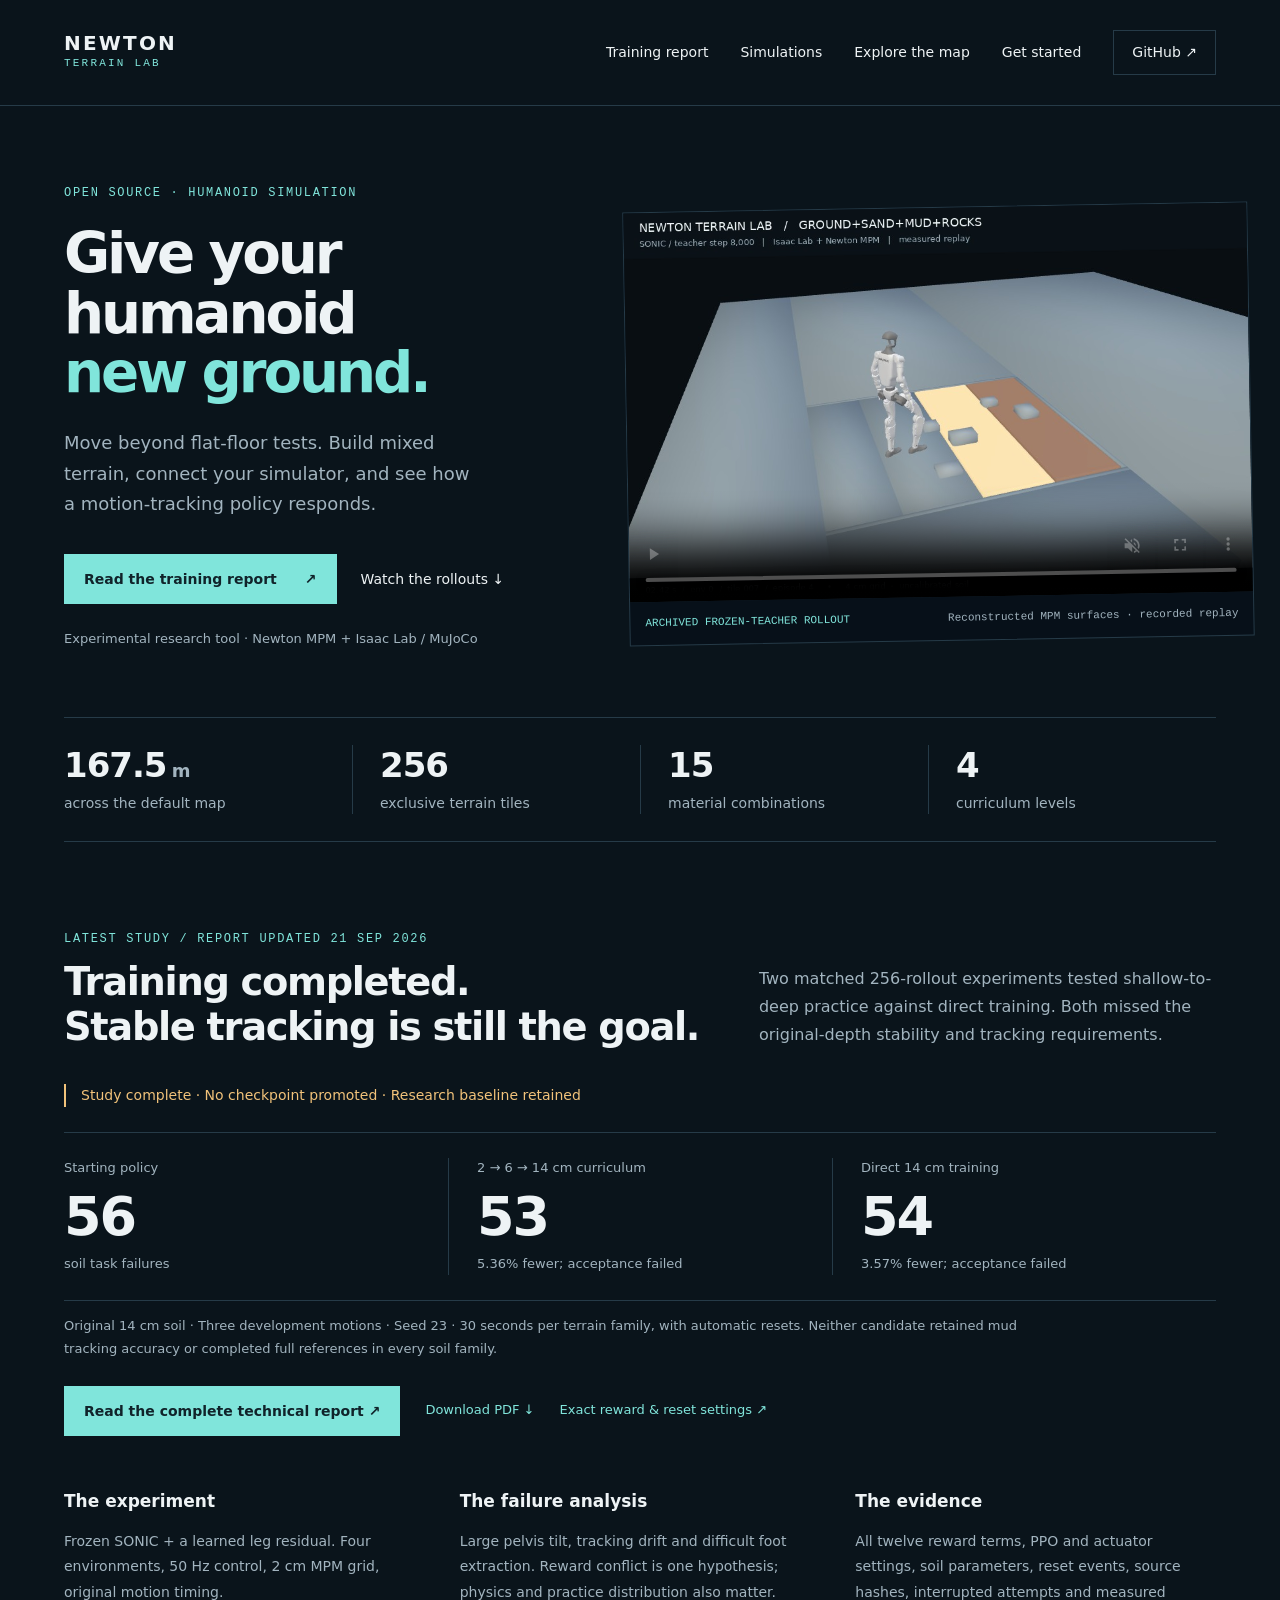
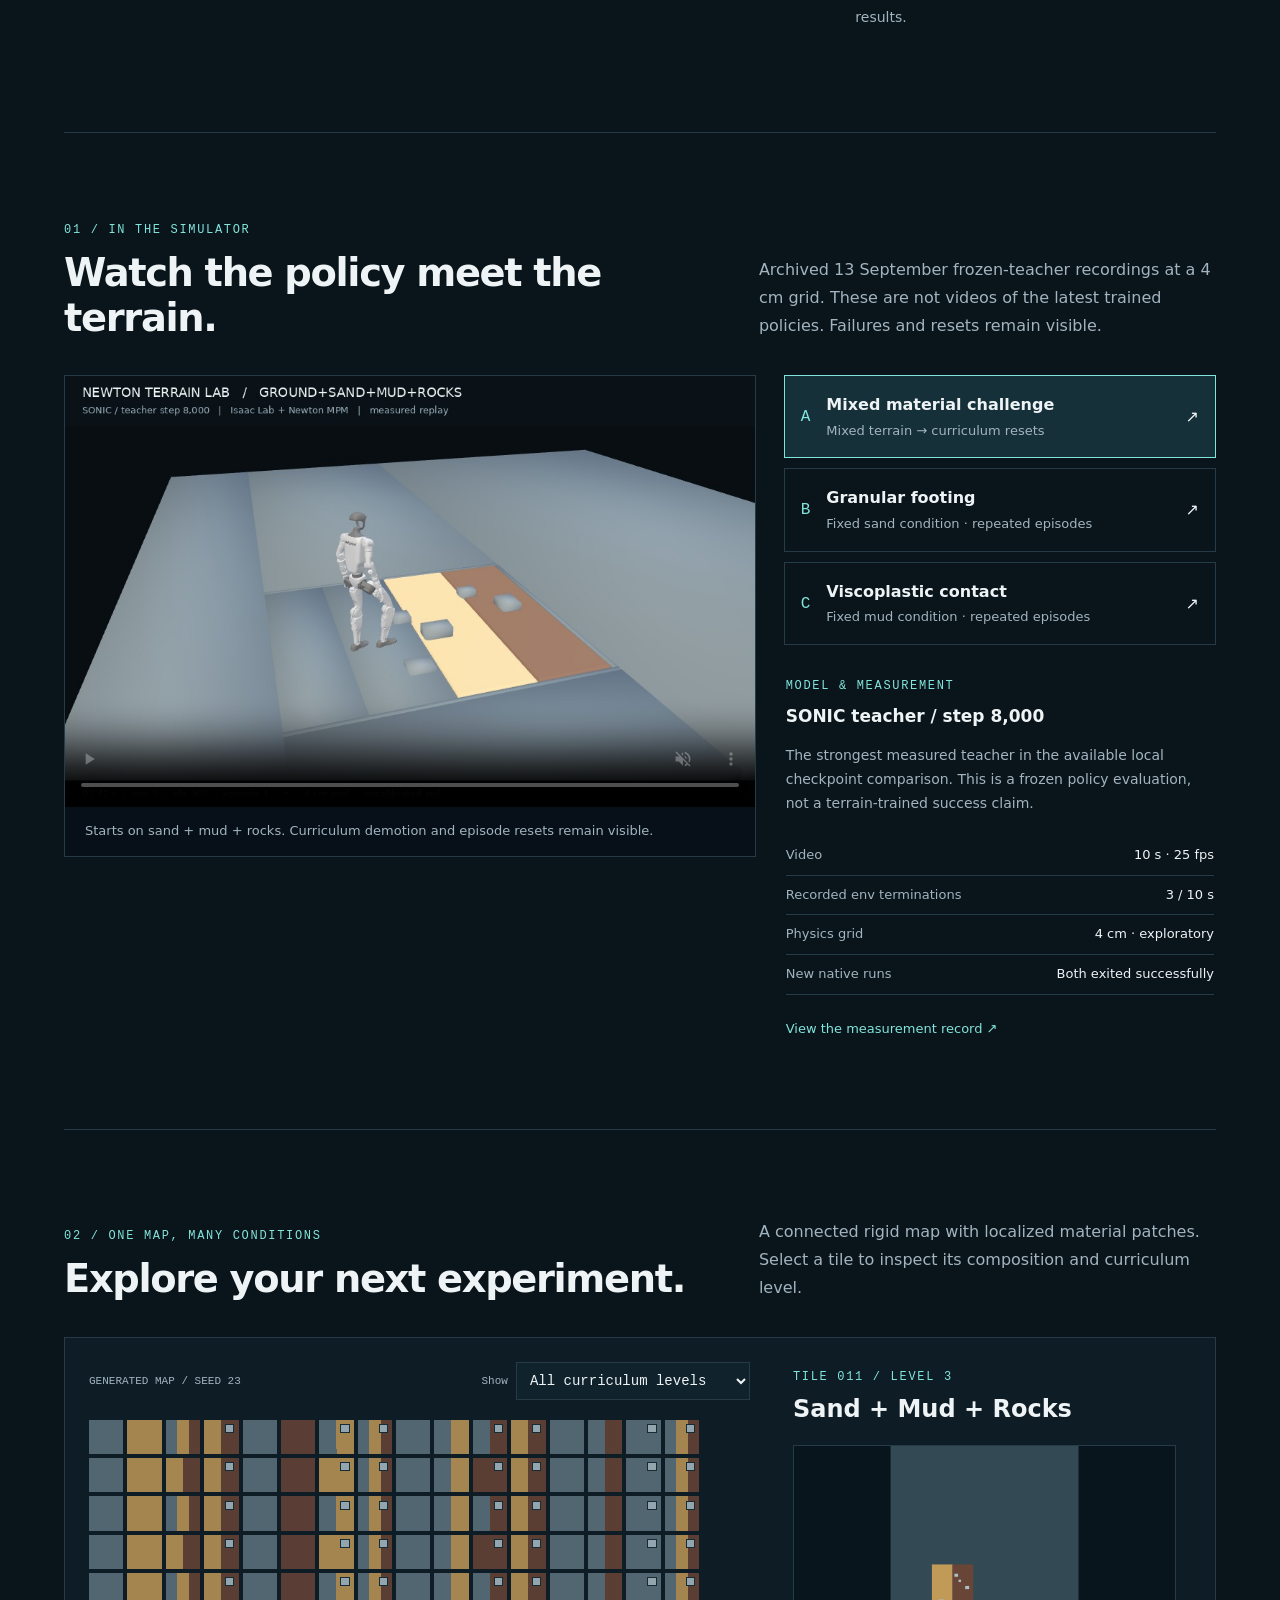
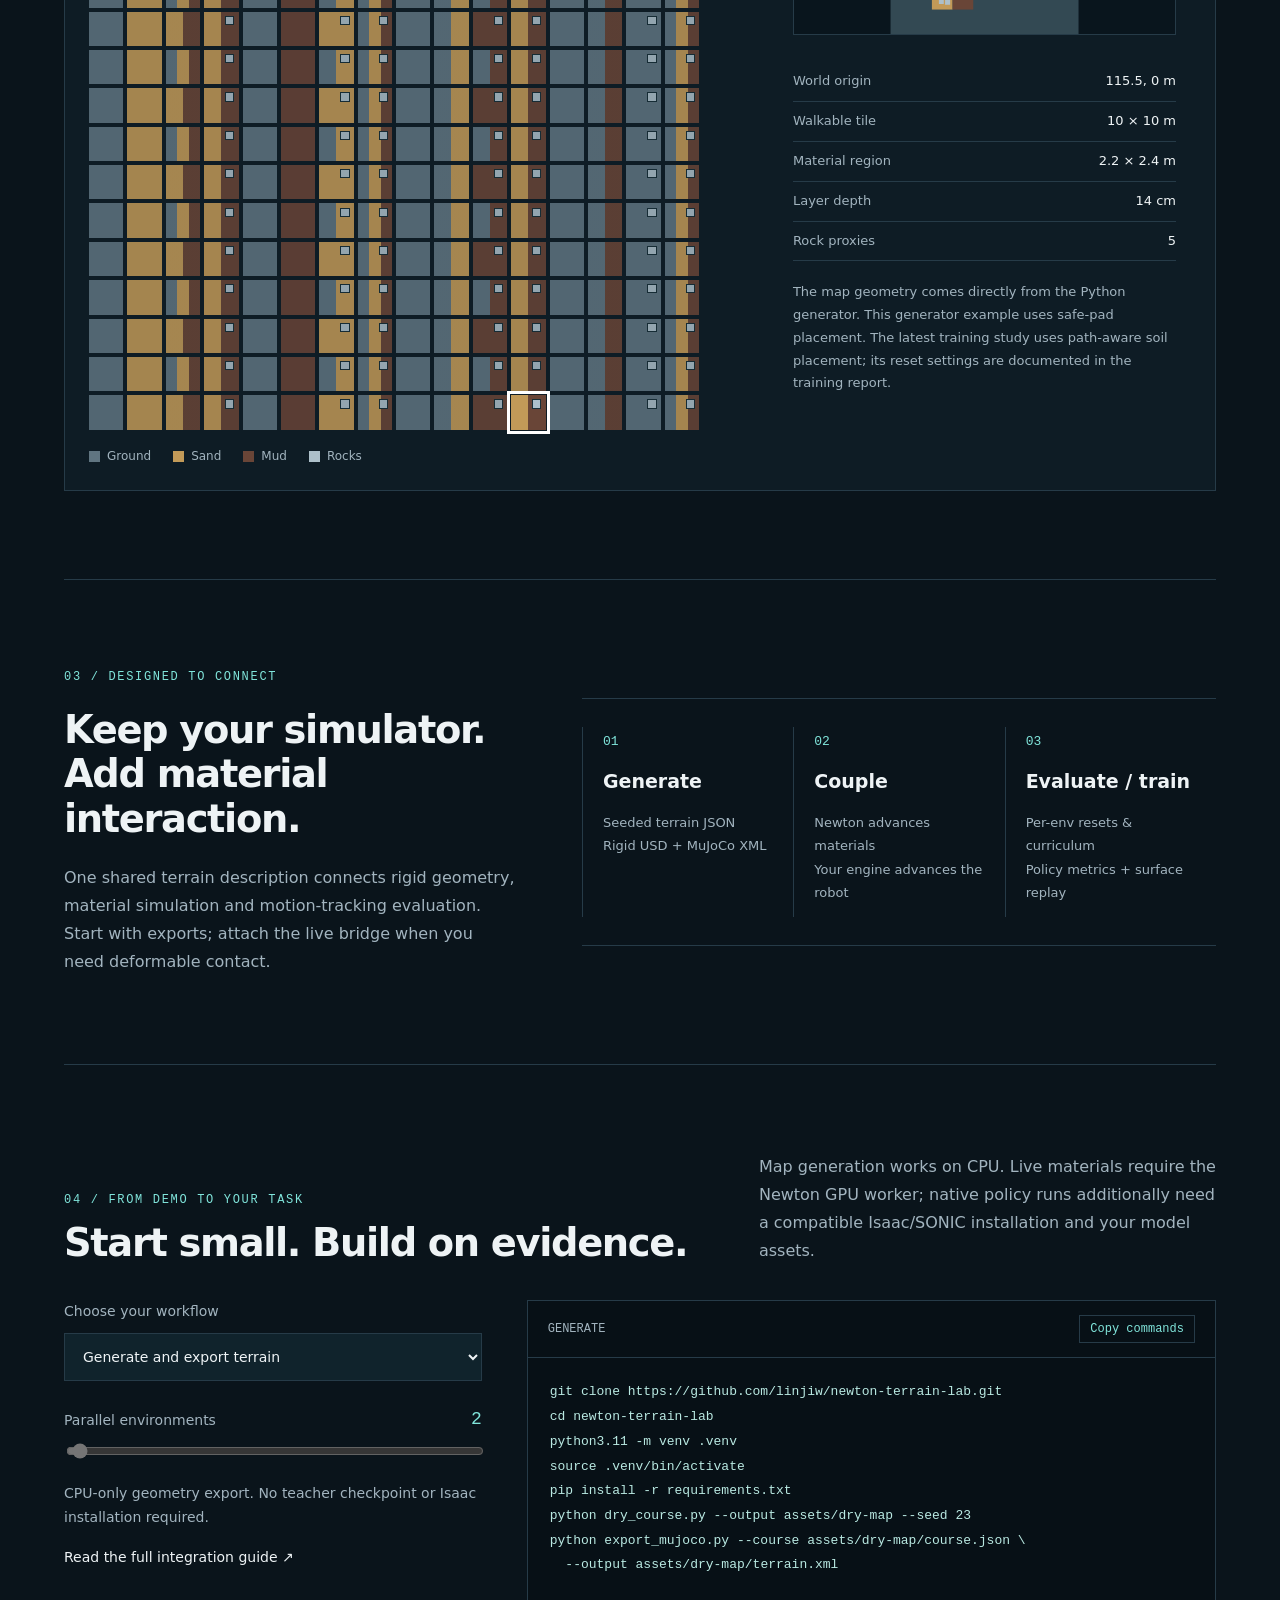
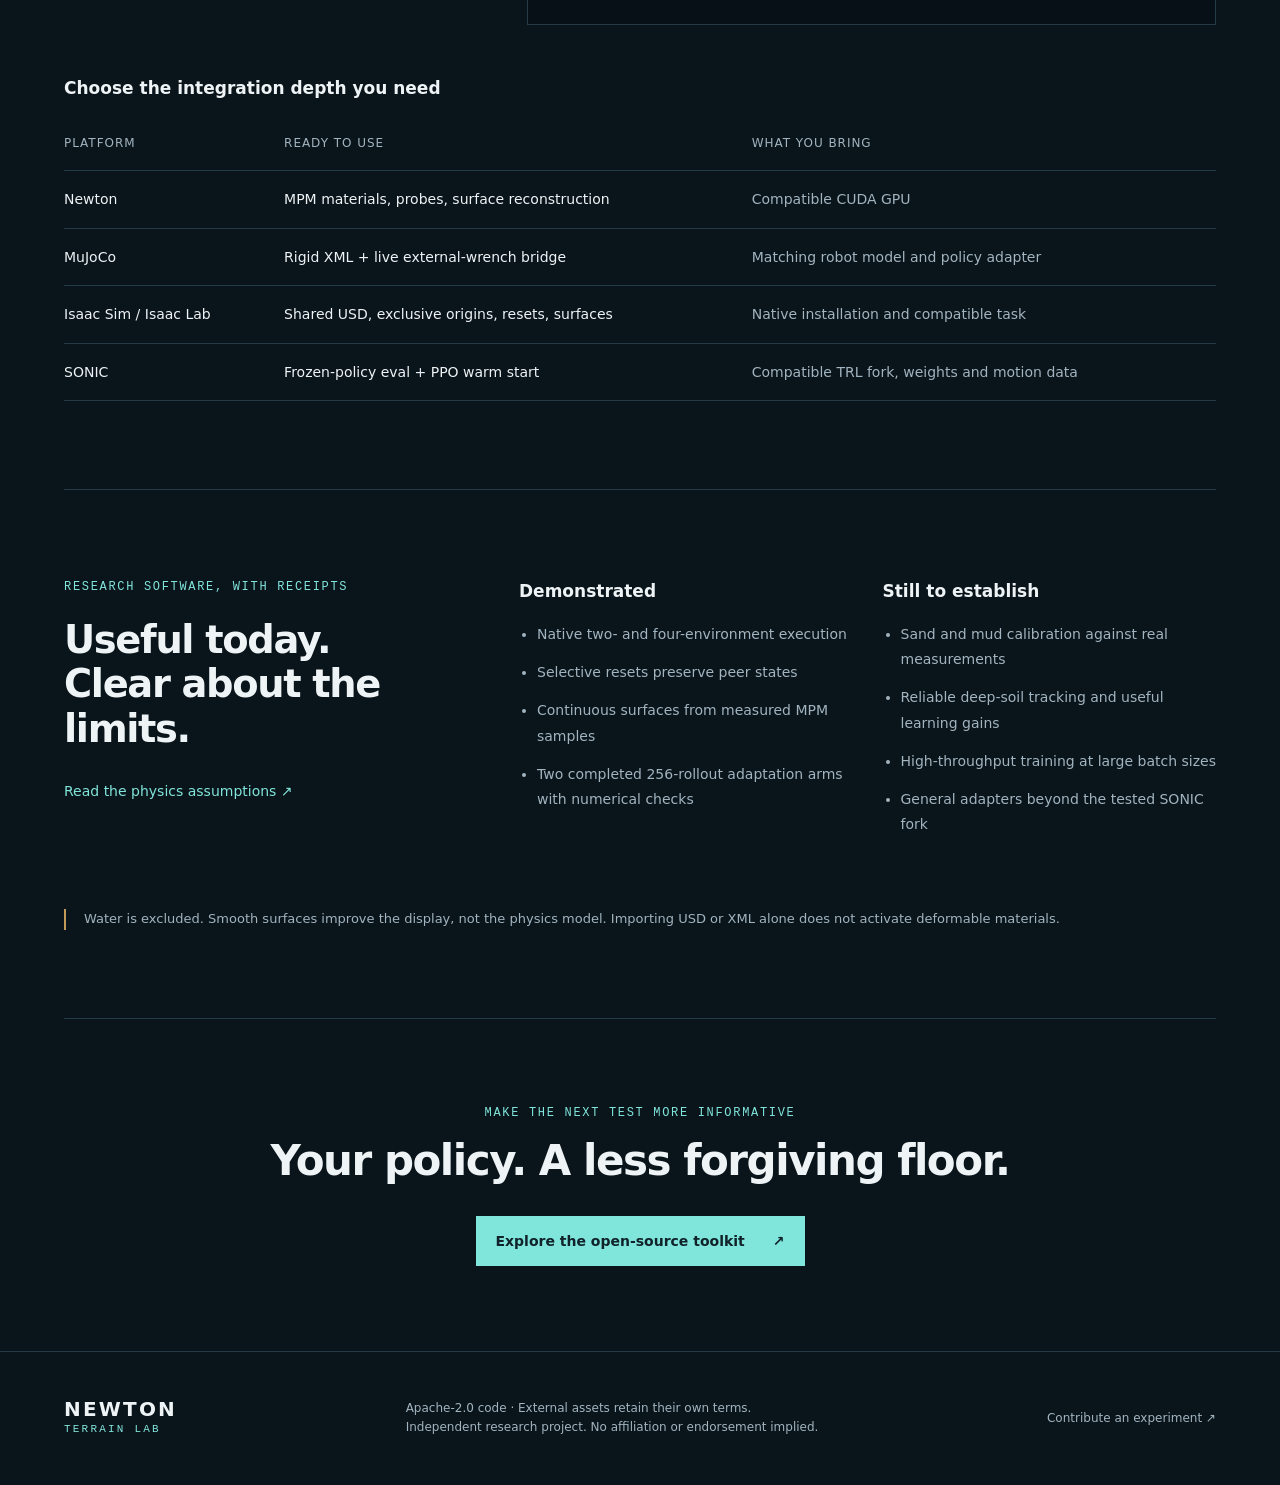
<file: site/index.html>
<!doctype html>
<html lang="en">
<head>
<meta charset="utf-8"><meta name="viewport" content="width=device-width,initial-scale=1">
<title>Newton Terrain Lab — Terrain training, with evidence</title>
<meta name="description" content="An open-source terrain testbed for humanoid robotics. Generate mixed sand, mud and rock maps, couple Newton MPM to Isaac Lab or MuJoCo, and evaluate SONIC motion tracking.">
<meta name="theme-color" content="#0a141b"><link rel="stylesheet" href="style.css"><script src="app.js" defer></script>
<link rel="icon" href="favicon.svg" type="image/svg+xml">
</head>
<body>
<a class="skip" href="#main">Skip to content</a>
<header><a class="wordmark" href="#">NEWTON<span>TERRAIN LAB</span></a><nav aria-label="Main navigation"><a href="training/">Training report</a><a href="#simulations">Simulations</a><a href="#terrain">Explore the map</a><a href="#start">Get started</a><a class="repo" href="https://github.com/linjiw/newton-terrain-lab">GitHub ↗</a></nav></header>
<main id="main">
<section class="hero">
<div class="hero-copy"><p class="eyebrow">OPEN SOURCE · HUMANOID SIMULATION</p><h1>Give your humanoid<br><em>new ground.</em></h1><p class="intro">Move beyond flat-floor tests. Build mixed terrain, connect your simulator, and see how a motion-tracking policy responds.</p><div class="actions"><a class="button primary" href="training/">Read the training report <span>↗</span></a><a class="text-link" href="#simulations">Watch the rollouts ↓</a></div><p class="scope">Experimental research tool · Newton MPM + Isaac Lab / MuJoCo</p></div>
<div class="hero-visual"><video id="hero-video" controls muted loop playsinline preload="metadata" poster="media/mixed-poster.jpg" aria-label="Recorded SONIC humanoid policy in mixed sand, mud and rock terrain"><source src="media/mixed.mp4" type="video/mp4"></video><div class="visual-caption"><span>ARCHIVED FROZEN-TEACHER ROLLOUT</span><span>Reconstructed MPM surfaces · recorded replay</span></div></div>
</section>
<div class="facts" aria-label="Default map specifications"><div><strong>167.5<span> m</span></strong><p>across the default map</p></div><div><strong>256</strong><p>exclusive terrain tiles</p></div><div><strong>15</strong><p>material combinations</p></div><div><strong>4</strong><p>curriculum levels</p></div></div>
<section id="training" class="section training-update" aria-labelledby="training-title">
<div class="section-heading"><div><p class="eyebrow">LATEST STUDY / REPORT UPDATED 21 SEP 2026</p><h2 id="training-title">Training completed.<br>Stable tracking is still the goal.</h2></div><p>Two matched 256-rollout experiments tested shallow-to-deep practice against direct training. Both missed the original-depth stability and tracking requirements.</p></div>
<p class="training-status">Study complete · No checkpoint promoted · Research baseline retained</p>
<div class="training-results"><div class="training-score"><span>Starting policy</span><strong>56</strong><small>soil task failures</small></div><div class="training-score"><span>2 → 6 → 14 cm curriculum</span><strong>53</strong><small>5.36% fewer; acceptance failed</small></div><div class="training-score"><span>Direct 14 cm training</span><strong>54</strong><small>3.57% fewer; acceptance failed</small></div></div>
<p class="fine">Original 14 cm soil · Three development motions · Seed 23 · 30 seconds per terrain family, with automatic resets. Neither candidate retained mud tracking accuracy or completed full references in every soil family.</p>
<div class="training-links"><a class="button primary" href="training/">Read the complete technical report ↗</a><a href="training/report.pdf">Download PDF ↓</a><a href="training/appendices/effective-settings.json">Exact reward &amp; reset settings ↗</a></div>
<div class="training-topics"><div><h3>The experiment</h3><p>Frozen SONIC + a learned leg residual. Four environments, 50 Hz control, 2 cm MPM grid, original motion timing.</p></div><div><h3>The failure analysis</h3><p>Large pelvis tilt, tracking drift and difficult foot extraction. Reward conflict is one hypothesis; physics and practice distribution also matter.</p></div><div><h3>The evidence</h3><p>All twelve reward terms, PPO and actuator settings, soil parameters, reset events, source hashes, interrupted attempts and measured results.</p></div></div>
</section>
<section id="simulations" class="section">
<div class="section-heading"><div><p class="eyebrow">01 / IN THE SIMULATOR</p><h2>Watch the policy meet the terrain.</h2></div><p>Archived 13 September frozen-teacher recordings at a 4 cm grid. These are not videos of the latest trained policies. Failures and resets remain visible.</p></div>
<div class="cinema"><div class="video-pane"><video id="case-video" controls playsinline muted loop preload="metadata" poster="media/mixed-poster.jpg" aria-label="Selected terrain evaluation video"><source src="media/mixed.mp4" type="video/mp4"></video><p id="video-caption">Starts on sand + mud + rocks. Curriculum demotion and episode resets remain visible.</p></div><div class="case-list" role="group" aria-label="Select simulation"><button class="case active" data-case="mixed" aria-pressed="true"><span class="case-number">A</span><span><strong>Mixed material challenge</strong><small>Mixed terrain → curriculum resets</small></span><span class="case-play">↗</span></button><button class="case" data-case="sand" aria-pressed="false"><span class="case-number">B</span><span><strong>Granular footing</strong><small>Fixed sand condition · repeated episodes</small></span><span class="case-play">↗</span></button><button class="case" data-case="mud" aria-pressed="false"><span class="case-number">C</span><span><strong>Viscoplastic contact</strong><small>Fixed mud condition · repeated episodes</small></span><span class="case-play">↗</span></button><div class="run-info"><p class="eyebrow">MODEL & MEASUREMENT</p><h3>SONIC teacher / step 8,000</h3><p>The strongest measured teacher in the available local checkpoint comparison. This is a frozen policy evaluation, not a terrain-trained success claim.</p><dl><div><dt>Video</dt><dd id="video-length">10 s · 25 fps</dd></div><div><dt>Recorded env terminations</dt><dd id="clip-dones">See record</dd></div><div><dt>Physics grid</dt><dd>4 cm · exploratory</dd></div><div><dt>New native runs</dt><dd id="run-status">Receipts loading…</dd></div></dl><a href="evidence.json">View the measurement record ↗</a></div></div></div>
</section>
<section id="terrain" class="section terrain-section">
<div class="section-heading"><div><p class="eyebrow">02 / ONE MAP, MANY CONDITIONS</p><h2>Explore your next experiment.</h2></div><p>A connected rigid map with localized material patches. Select a tile to inspect its composition and curriculum level.</p></div>
<div class="terrain-explorer"><div class="map-pane"><div class="map-toolbar"><span>GENERATED MAP / SEED 23</span><label>Show <select id="level-filter"><option value="all">All curriculum levels</option><option value="0">Level 0 · ground</option><option value="1">Level 1 · sand / mud</option><option value="2">Level 2 · pairs / rocks</option><option value="3">Level 3 · full mixtures</option></select></label></div><div id="map-grid" class="map-grid" role="group" aria-label="256 selectable terrain tiles"><p>Loading the generated map…</p></div><div class="legend"><span><i class="ground"></i>Ground</span><span><i class="sand"></i>Sand</span><span><i class="mud"></i>Mud</span><span><i class="rocks"></i>Rocks</span></div></div><aside class="tile-details"><p class="eyebrow" id="tile-id">TILE 011 / LEVEL 3</p><h3 id="tile-name">Sand + mud + rocks</h3><svg id="tile-plan" viewBox="-2 -2 10 10" role="img" aria-label="Selected tile plan"></svg><dl><div><dt>World origin</dt><dd id="tile-origin">—</dd></div><div><dt>Walkable tile</dt><dd>10 × 10 m</dd></div><div><dt>Material region</dt><dd>2.2 × 2.4 m</dd></div><div><dt>Layer depth</dt><dd>14 cm</dd></div><div><dt>Rock proxies</dt><dd id="tile-rocks">—</dd></div></dl><p class="fine">The map geometry comes directly from the Python generator. This generator example uses safe-pad placement. The latest training study uses path-aware soil placement; its reset settings are documented in the training report.</p></aside></div>
</section>
<section class="section architecture">
<div><p class="eyebrow">03 / DESIGNED TO CONNECT</p><h2>Keep your simulator.<br>Add material interaction.</h2><p>One shared terrain description connects rigid geometry, material simulation and motion-tracking evaluation. Start with exports; attach the live bridge when you need deformable contact.</p></div>
<div class="pipeline"><div><span>01</span><h3>Generate</h3><p>Seeded terrain JSON<br>Rigid USD + MuJoCo XML</p></div><div><span>02</span><h3>Couple</h3><p>Newton advances materials<br>Your engine advances the robot</p></div><div><span>03</span><h3>Evaluate / train</h3><p>Per-env resets & curriculum<br>Policy metrics + surface replay</p></div></div>
</section>
<section id="start" class="section start-section">
<div class="section-heading"><div><p class="eyebrow">04 / FROM DEMO TO YOUR TASK</p><h2>Start small. Build on evidence.</h2></div><p>Map generation works on CPU. Live materials require the Newton GPU worker; native policy runs additionally need a compatible Isaac/SONIC installation and your model assets.</p></div>
<div class="start-grid"><div class="setup-controls"><label for="workflow">Choose your workflow</label><select id="workflow"><option value="generate">Generate and export terrain</option><option value="evaluate">Evaluate a SONIC policy</option><option value="train">Prepare a curriculum run</option><option value="render">Record and render a rollout</option></select><label for="env-count">Parallel environments <output id="env-output" for="env-count">2</output></label><input id="env-count" type="range" min="1" max="64" value="2"><p id="workflow-note">CPU-only geometry export. No teacher checkpoint or Isaac installation required.</p><a class="text-link" href="https://github.com/linjiw/newton-terrain-lab/blob/main/docs/integration.md">Read the full integration guide ↗</a></div><div class="terminal"><div><span id="command-title">GENERATE / EXPORT</span><button id="copy-command" type="button">Copy commands</button></div><pre><code id="commands"></code></pre><p id="copy-status" role="status" aria-live="polite"></p></div></div>
<div class="support-table"><table><caption>Choose the integration depth you need</caption><thead><tr><th>Platform</th><th>Ready to use</th><th>What you bring</th></tr></thead><tbody><tr><td>Newton</td><td>MPM materials, probes, surface reconstruction</td><td>Compatible CUDA GPU</td></tr><tr><td>MuJoCo</td><td>Rigid XML + live external-wrench bridge</td><td>Matching robot model and policy adapter</td></tr><tr><td>Isaac Sim / Isaac Lab</td><td>Shared USD, exclusive origins, resets, surfaces</td><td>Native installation and compatible task</td></tr><tr><td>SONIC</td><td>Frozen-policy eval + PPO warm start</td><td>Compatible TRL fork, weights and motion data</td></tr></tbody></table></div>
</section>
<section class="section evidence"><div><p class="eyebrow">RESEARCH SOFTWARE, WITH RECEIPTS</p><h2>Useful today.<br>Clear about the limits.</h2><a class="text-link" href="https://github.com/linjiw/newton-terrain-lab/blob/main/docs/physics.md">Read the physics assumptions ↗</a></div><div class="evidence-columns"><div><h3>Demonstrated</h3><ul><li>Native two- and four-environment execution</li><li>Selective resets preserve peer states</li><li>Continuous surfaces from measured MPM samples</li><li>Two completed 256-rollout adaptation arms with numerical checks</li></ul></div><div><h3>Still to establish</h3><ul><li>Sand and mud calibration against real measurements</li><li>Reliable deep-soil tracking and useful learning gains</li><li>High-throughput training at large batch sizes</li><li>General adapters beyond the tested SONIC fork</li></ul></div></div><p class="evidence-note">Water is excluded. Smooth surfaces improve the display, not the physics model. Importing USD or XML alone does not activate deformable materials.</p></section>
<section class="closing"><p class="eyebrow">MAKE THE NEXT TEST MORE INFORMATIVE</p><h2>Your policy. A less forgiving floor.</h2><a class="button primary" href="https://github.com/linjiw/newton-terrain-lab">Explore the open-source toolkit <span>↗</span></a></section>
</main>
<footer><a class="wordmark" href="#">NEWTON<span>TERRAIN LAB</span></a><p>Apache-2.0 code · External assets retain their own terms.<br>Independent research project. No affiliation or endorsement implied.</p><a href="https://github.com/linjiw/newton-terrain-lab/issues">Contribute an experiment ↗</a></footer>
</body></html>
</file>
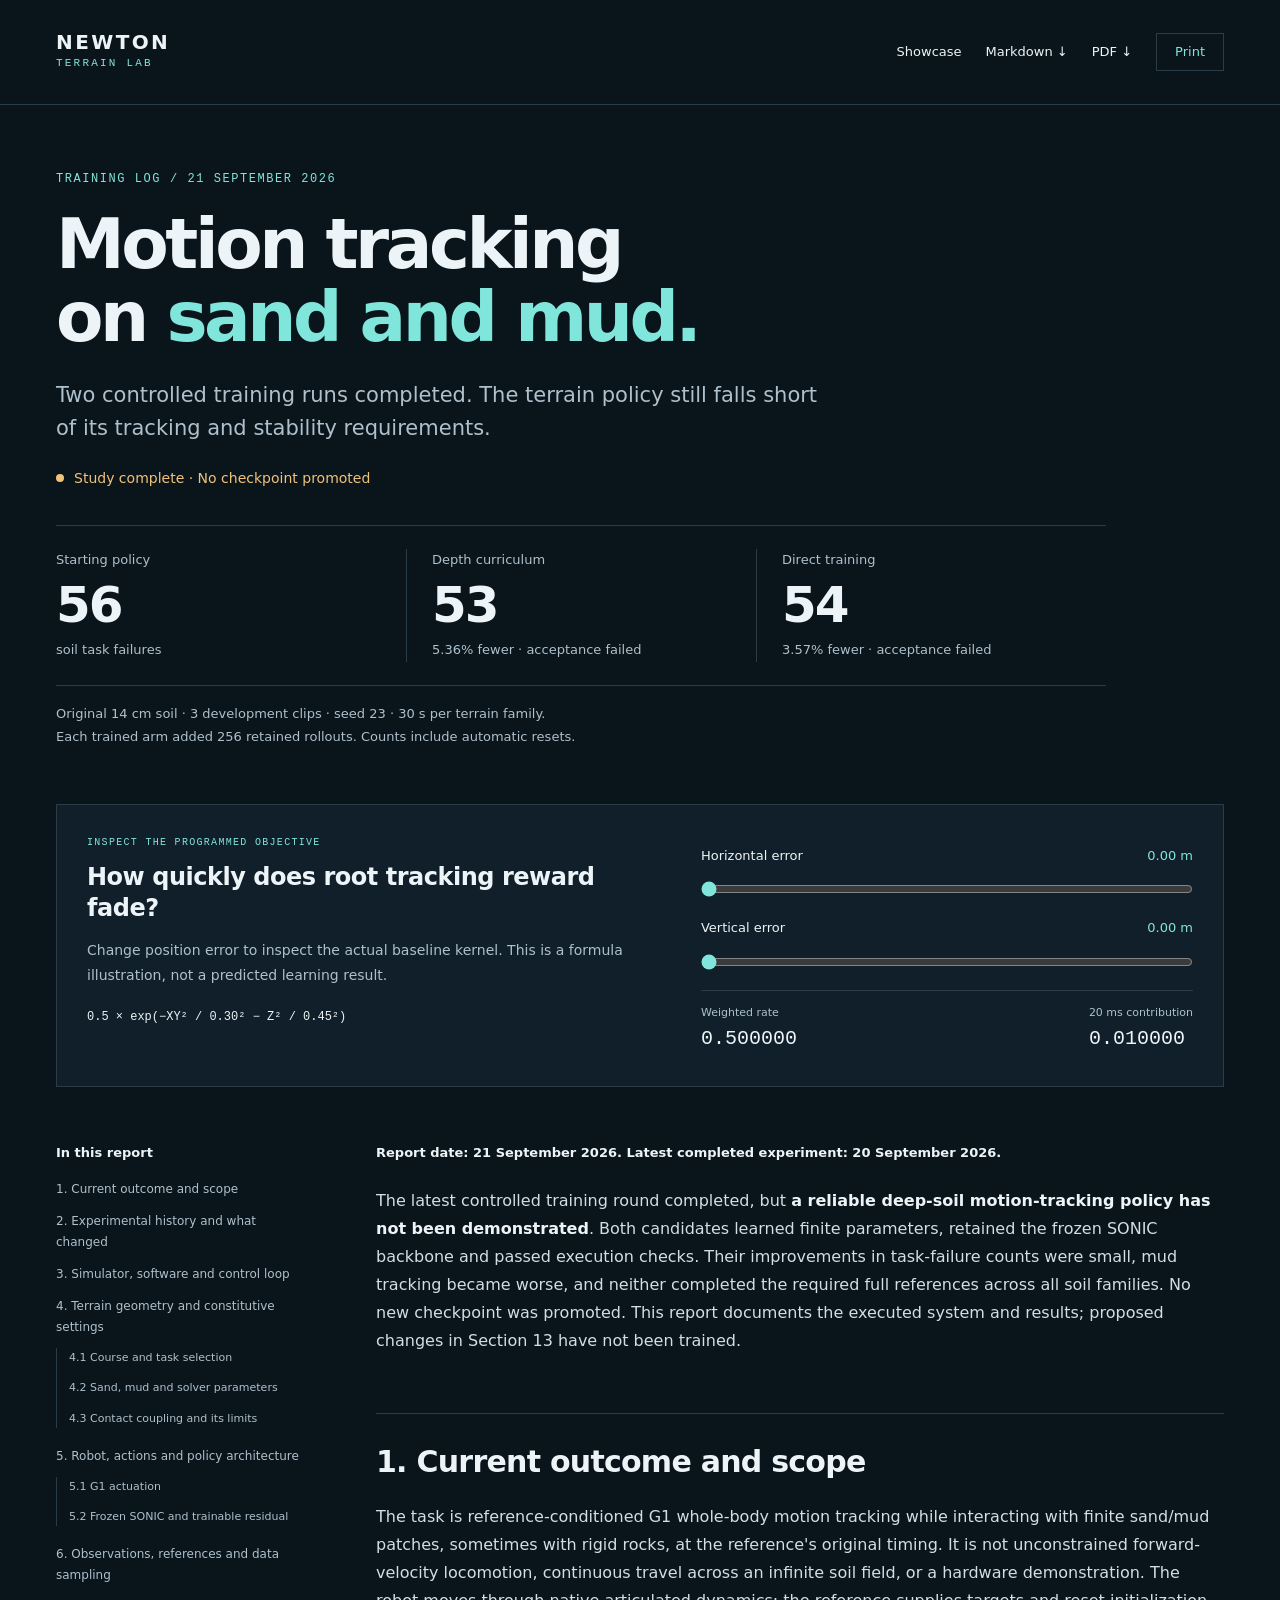
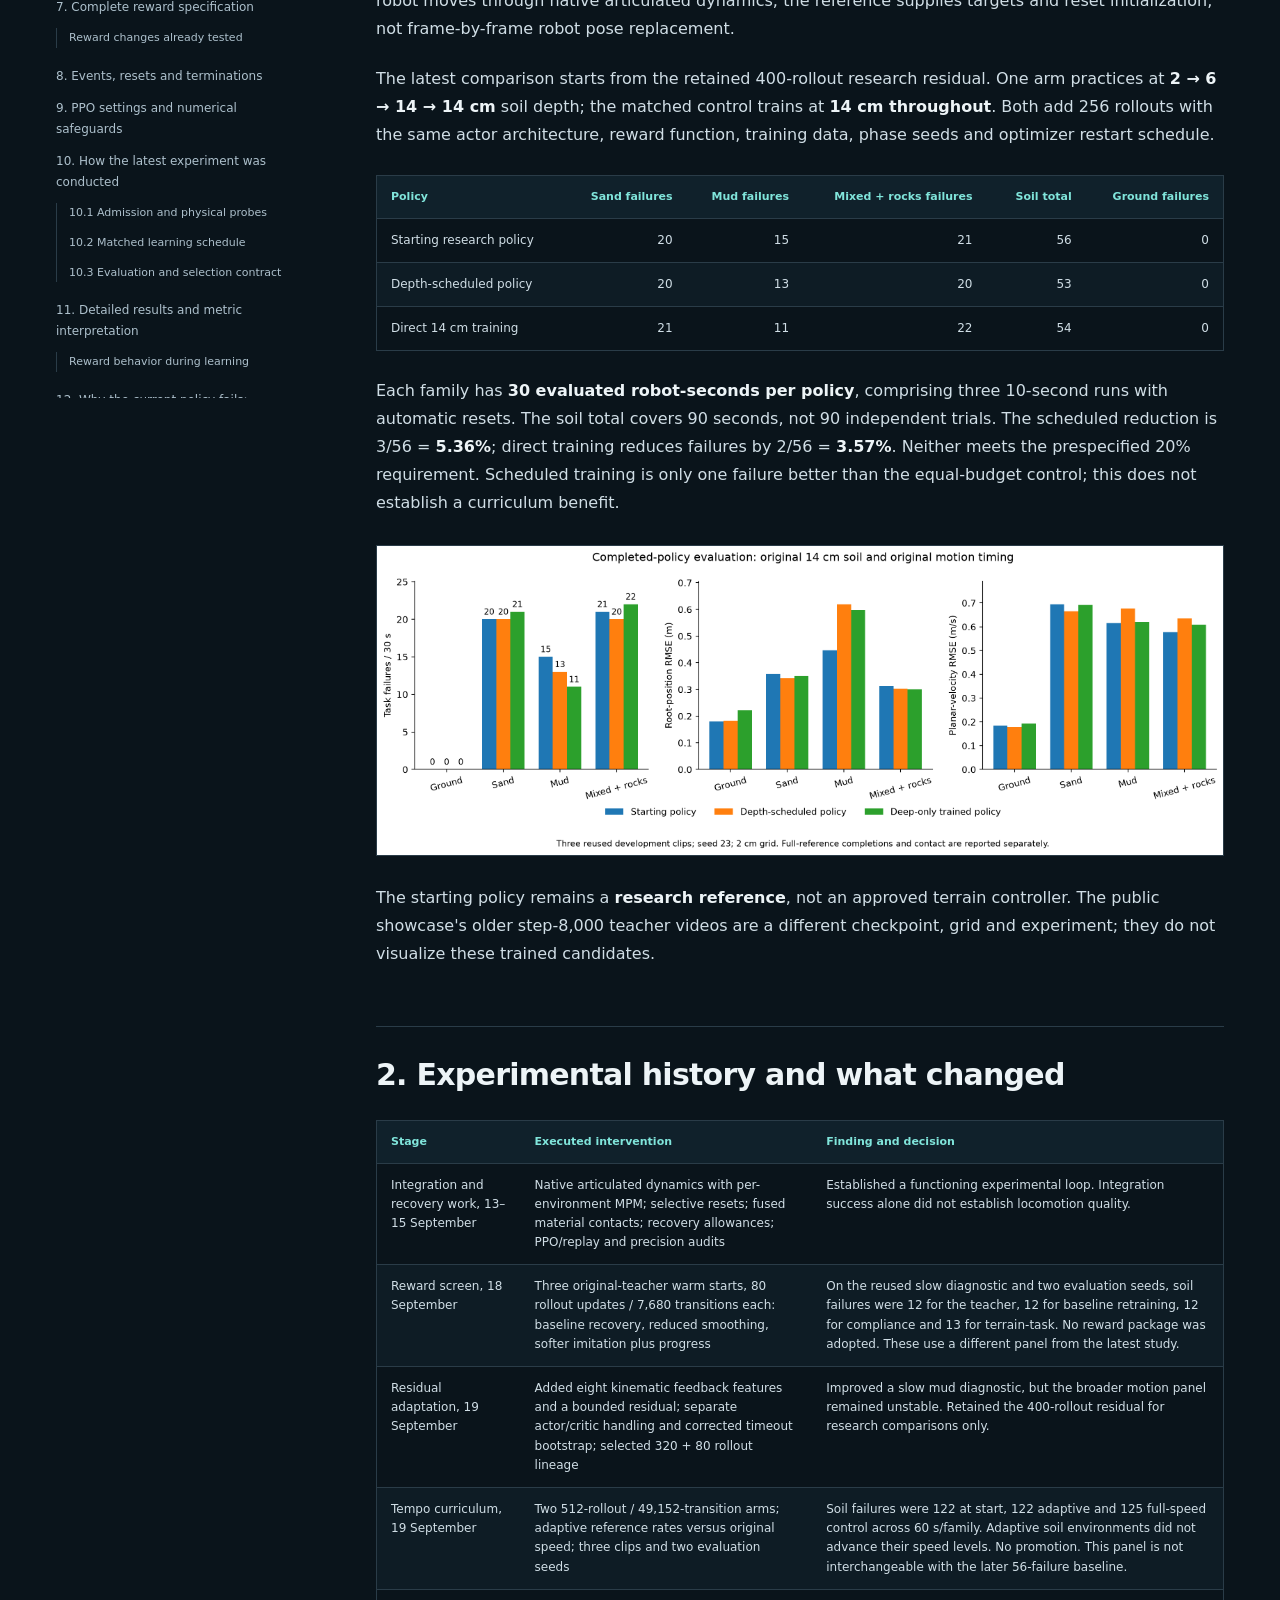
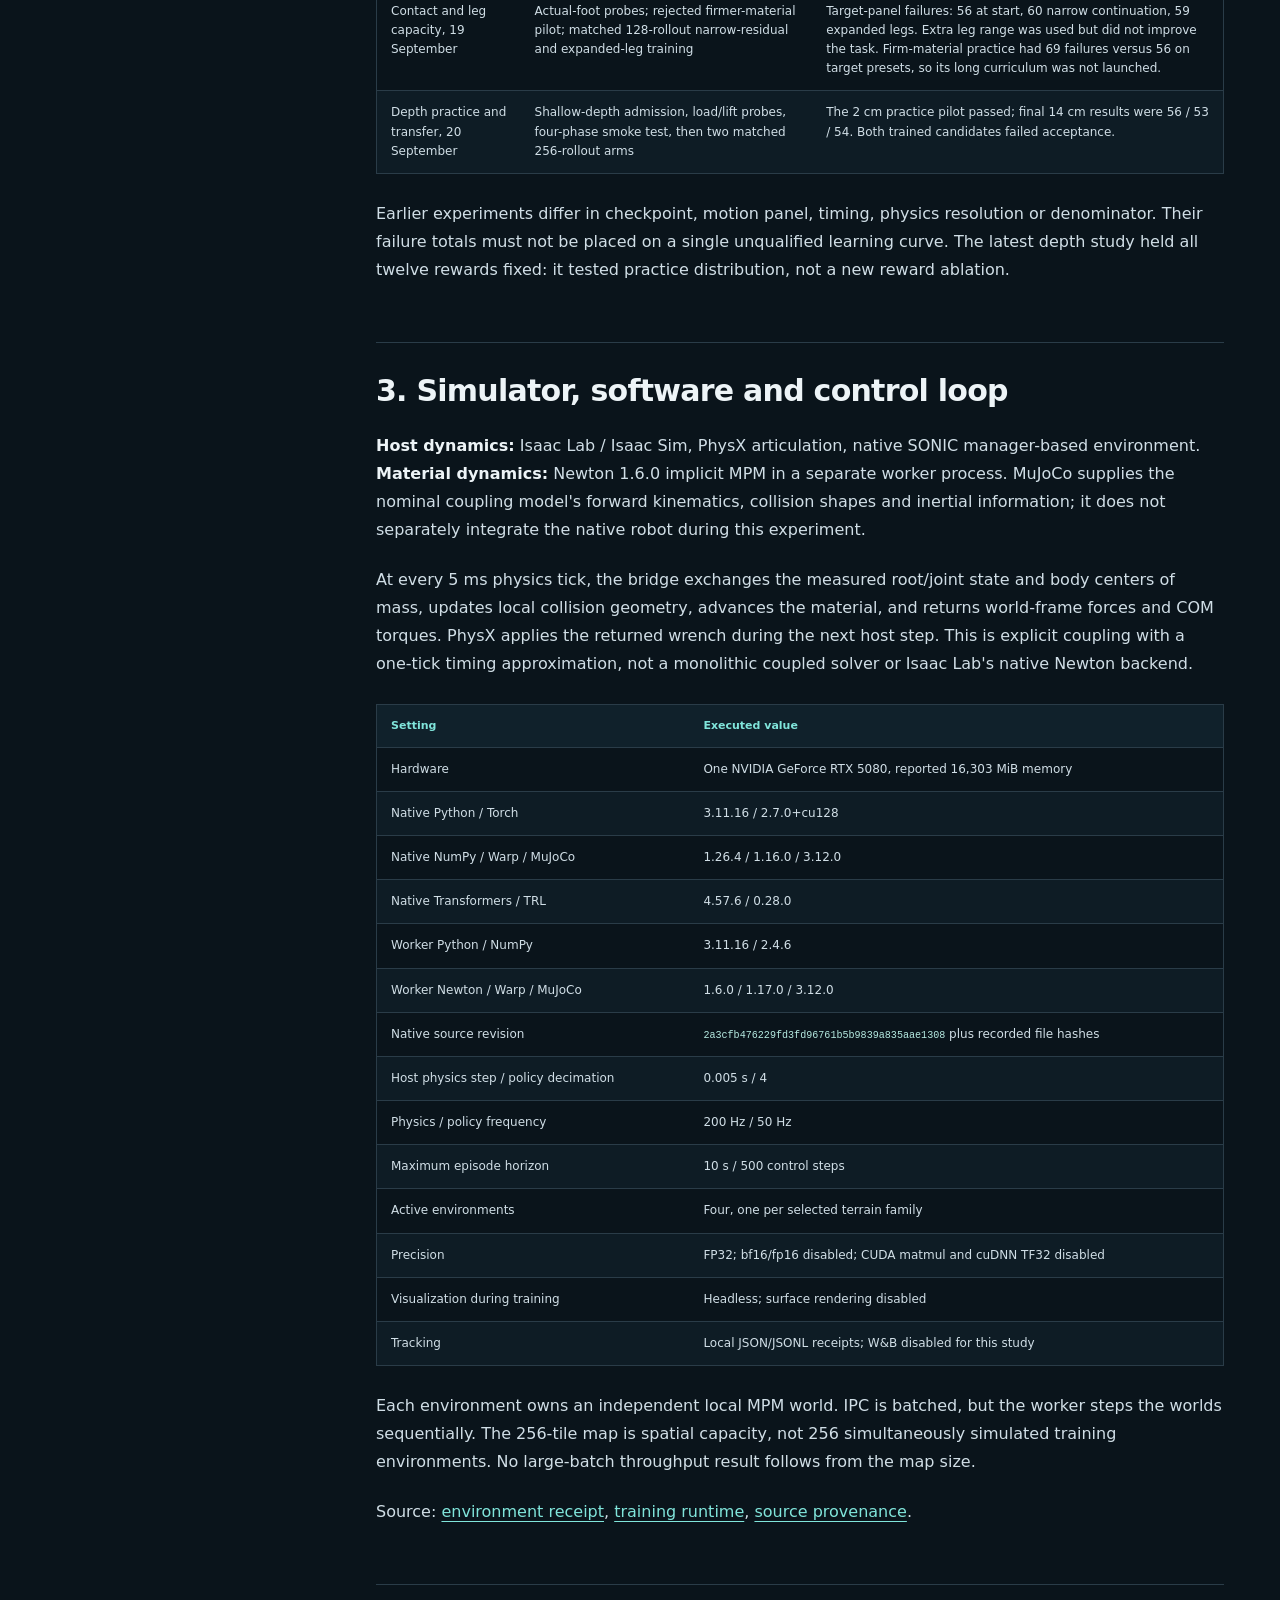
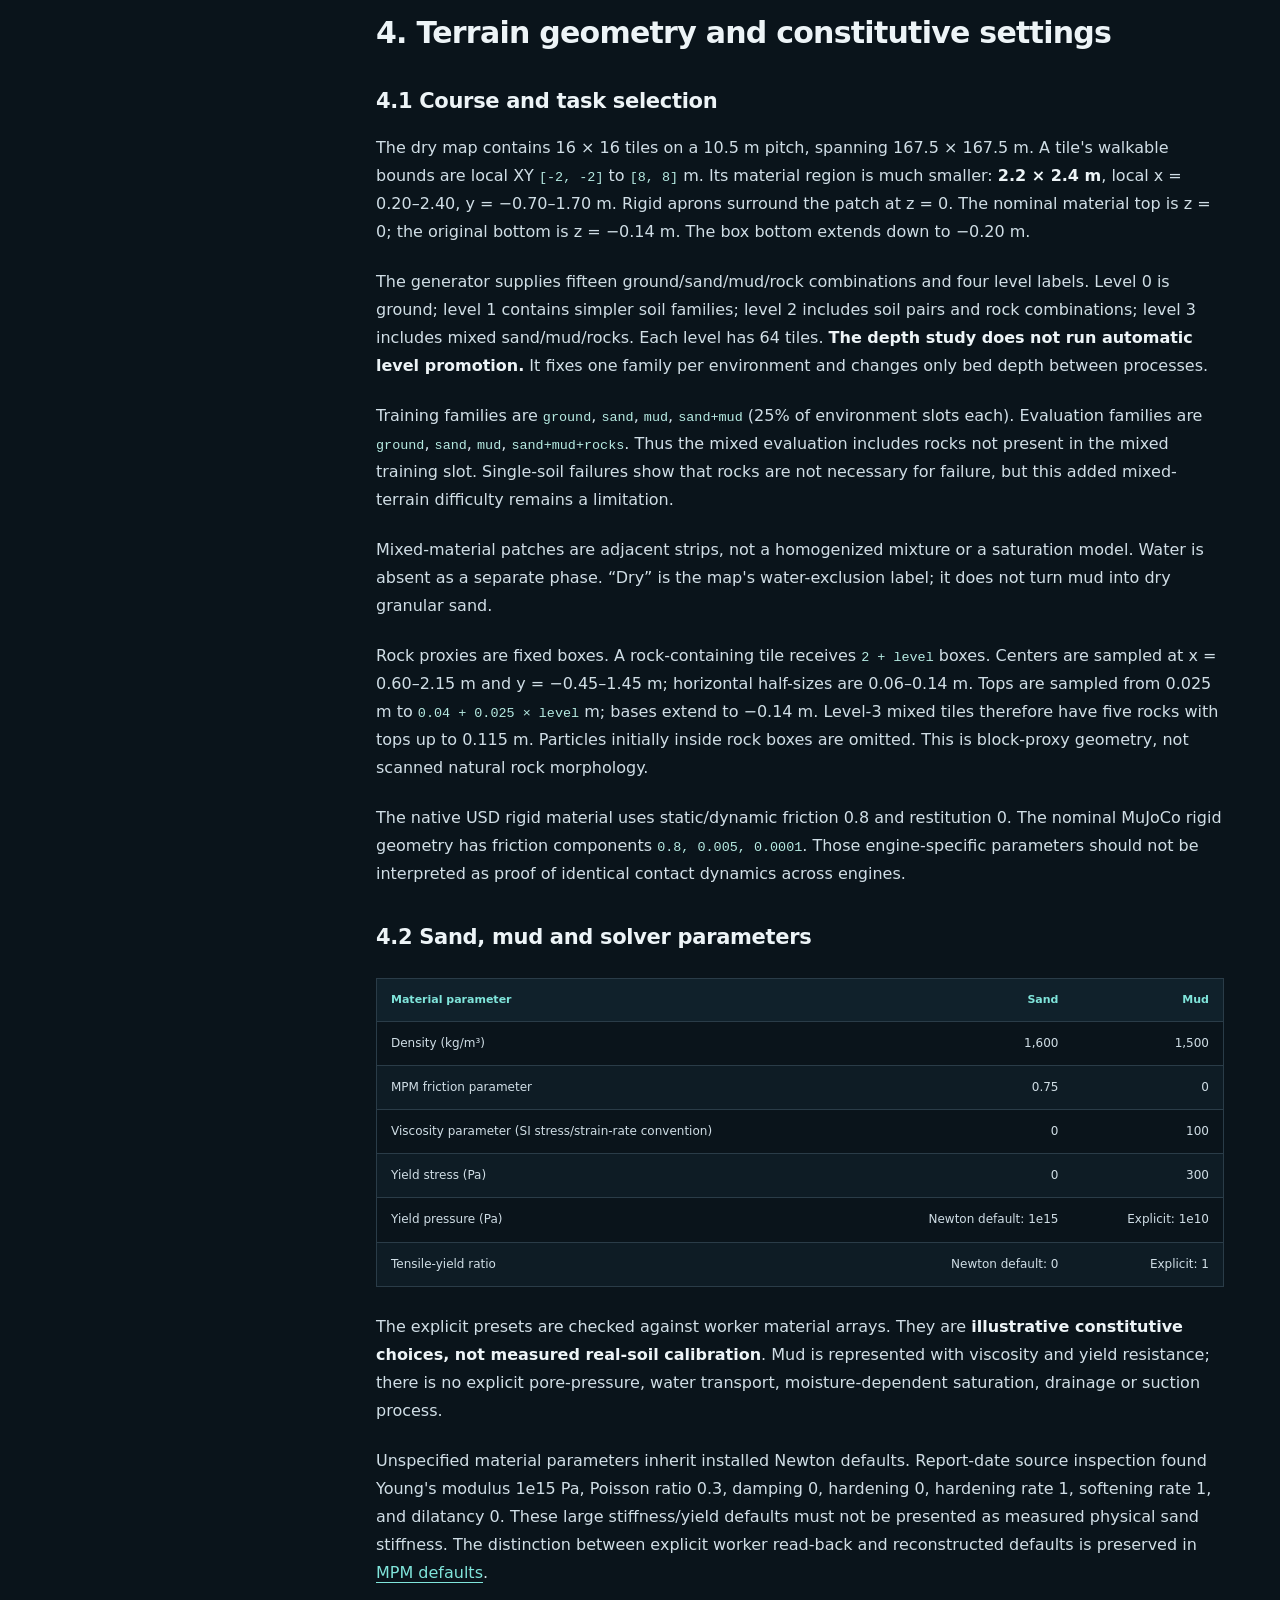
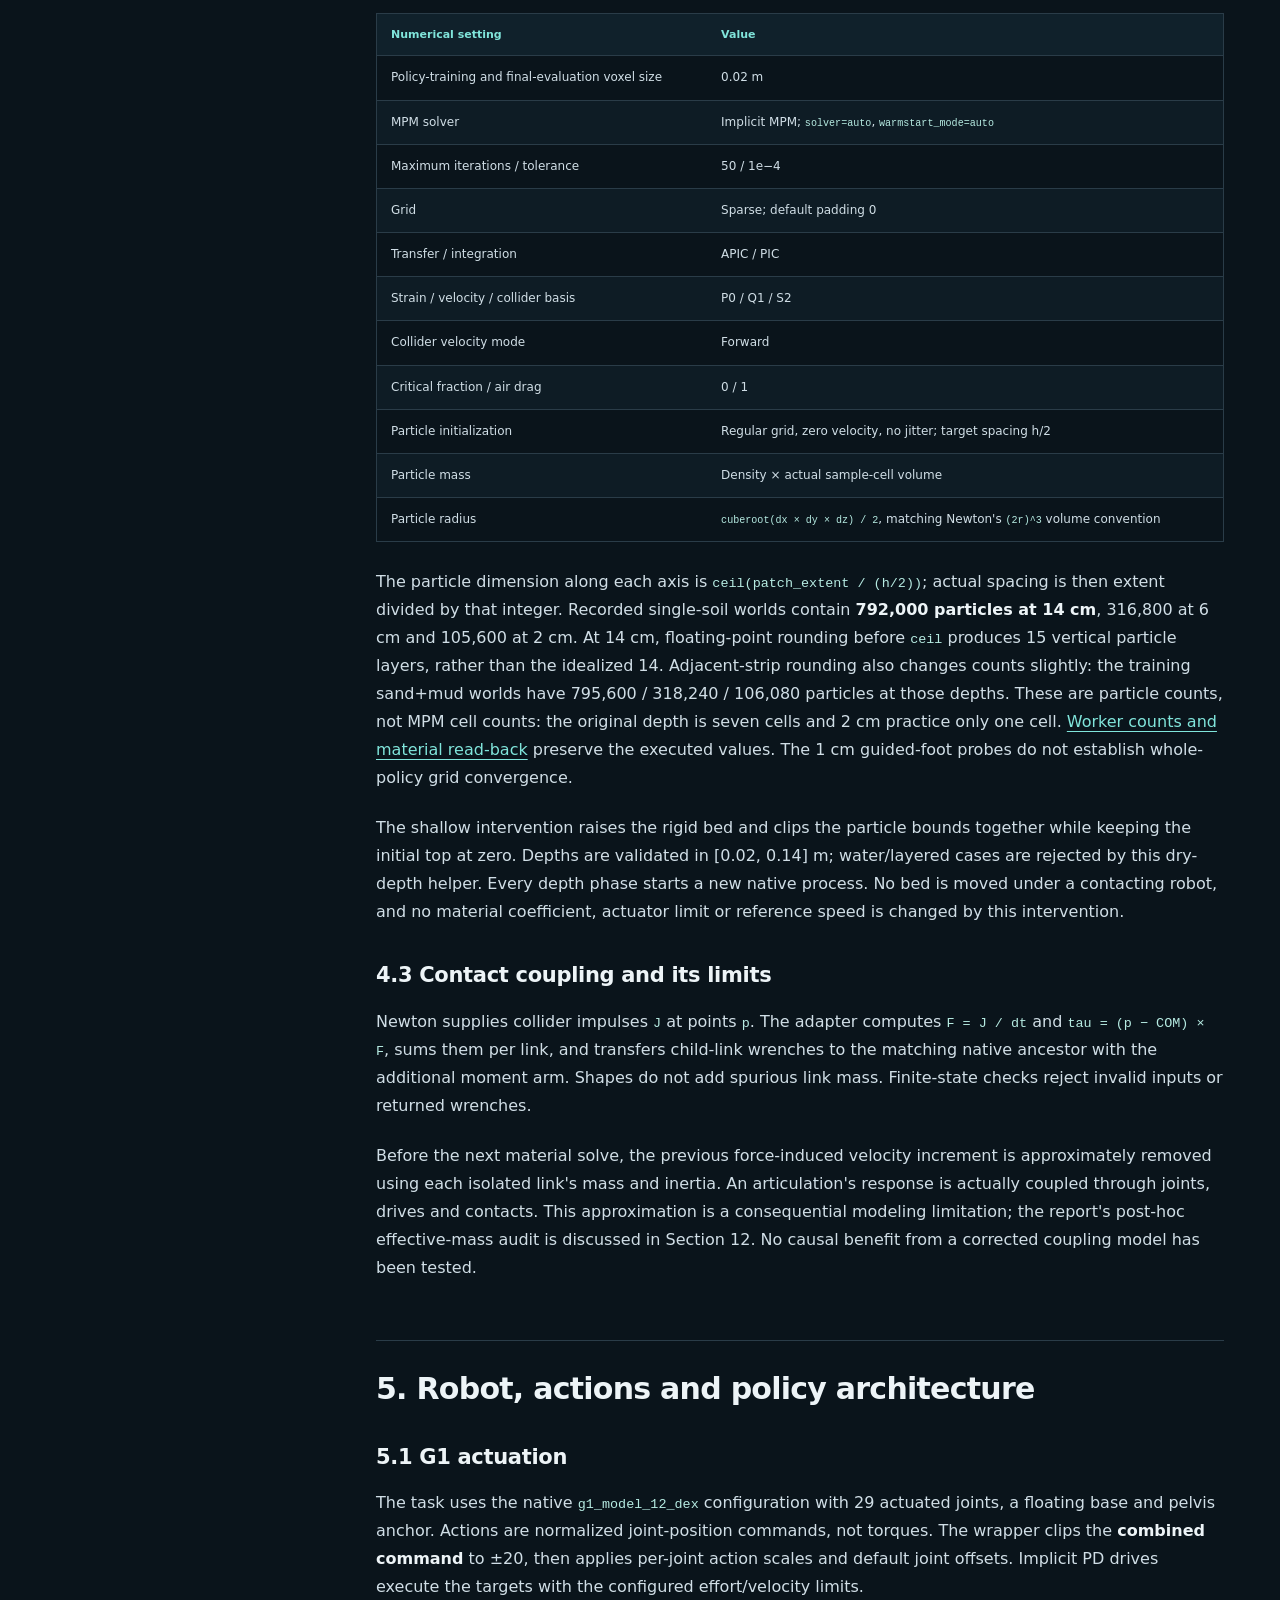
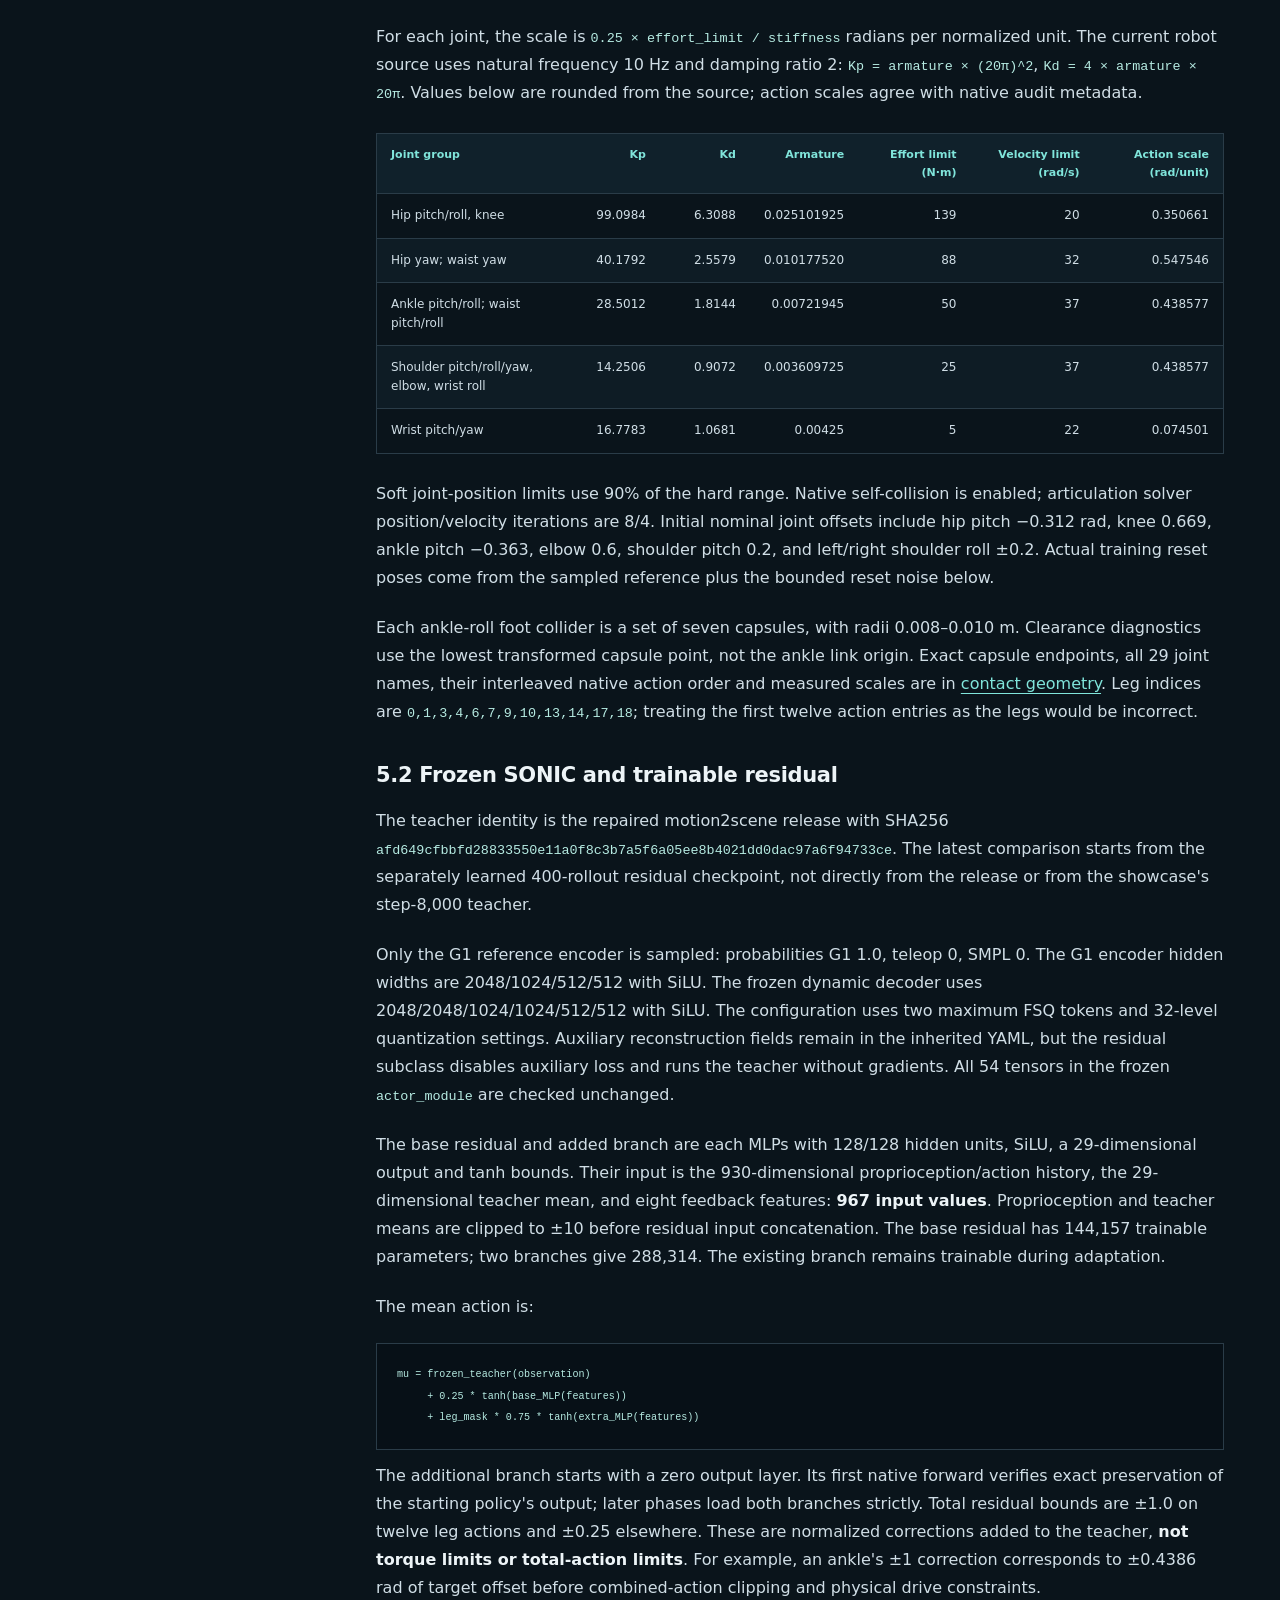
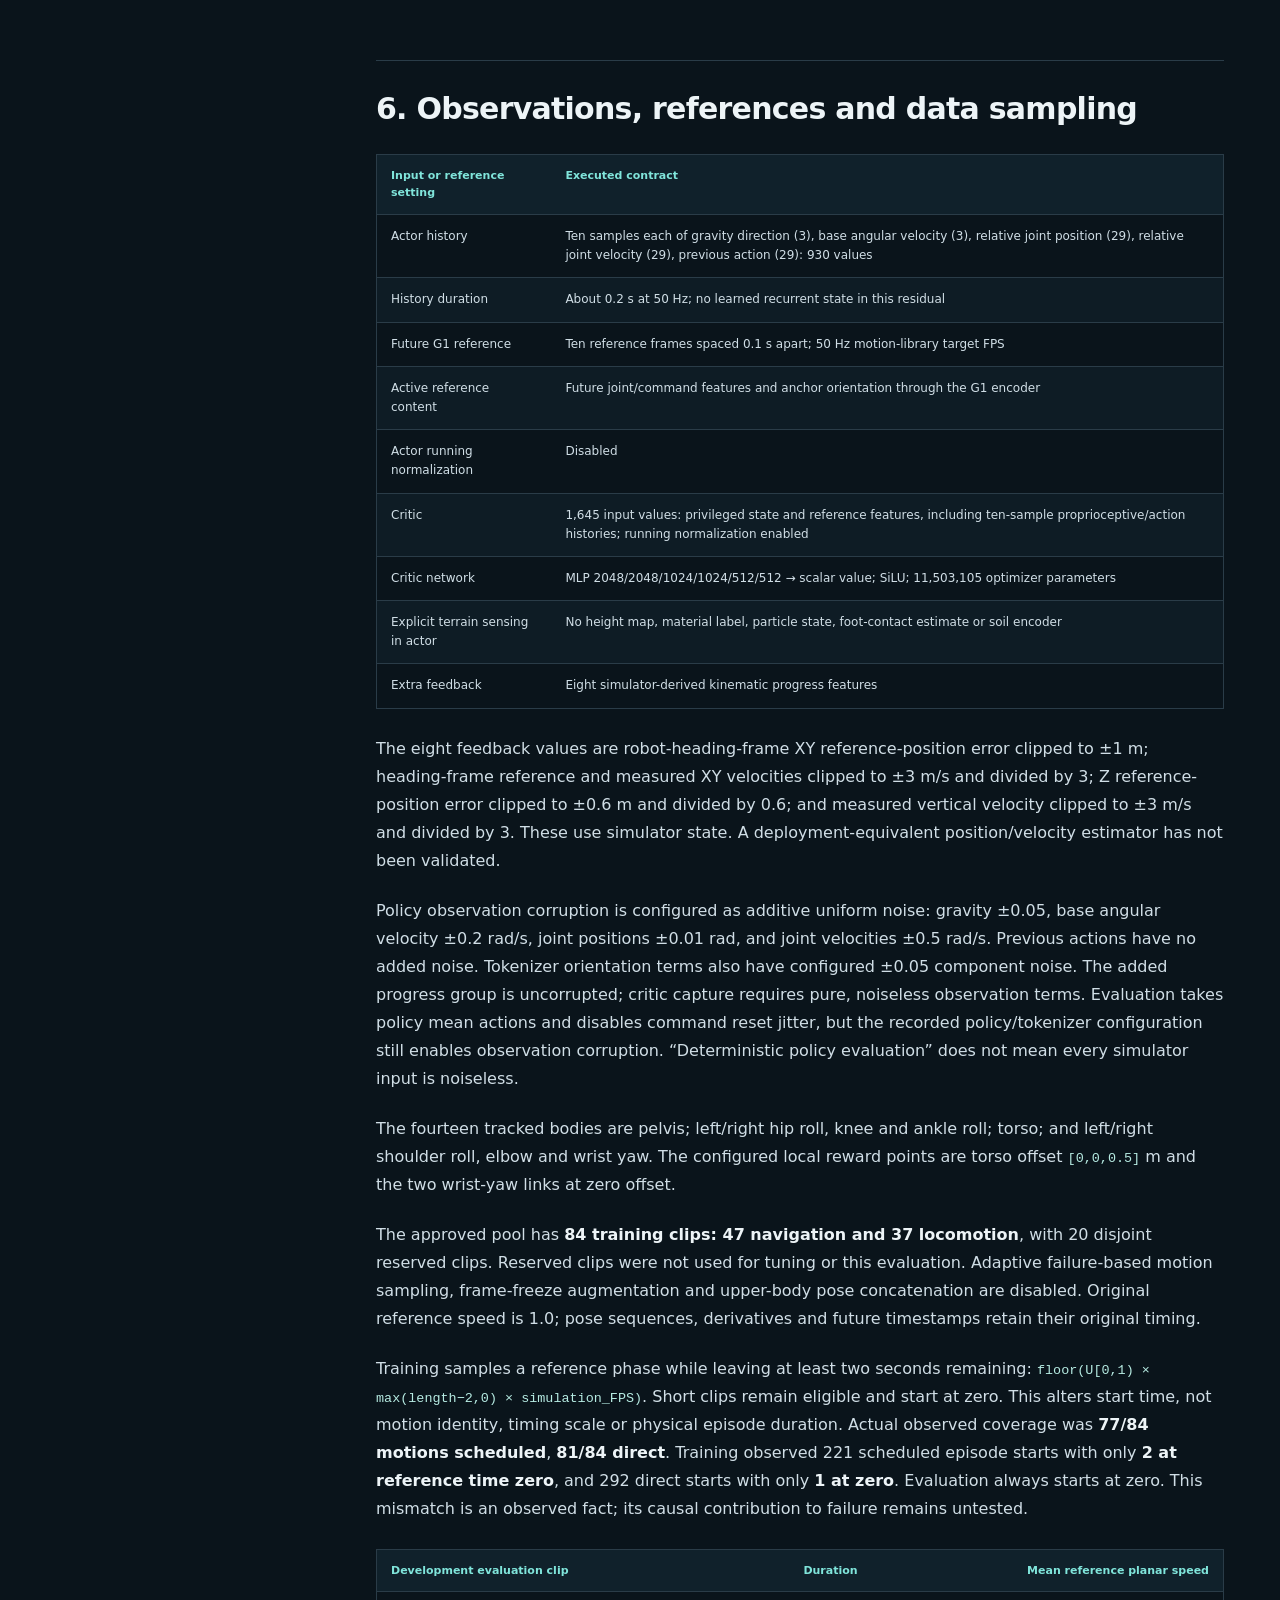
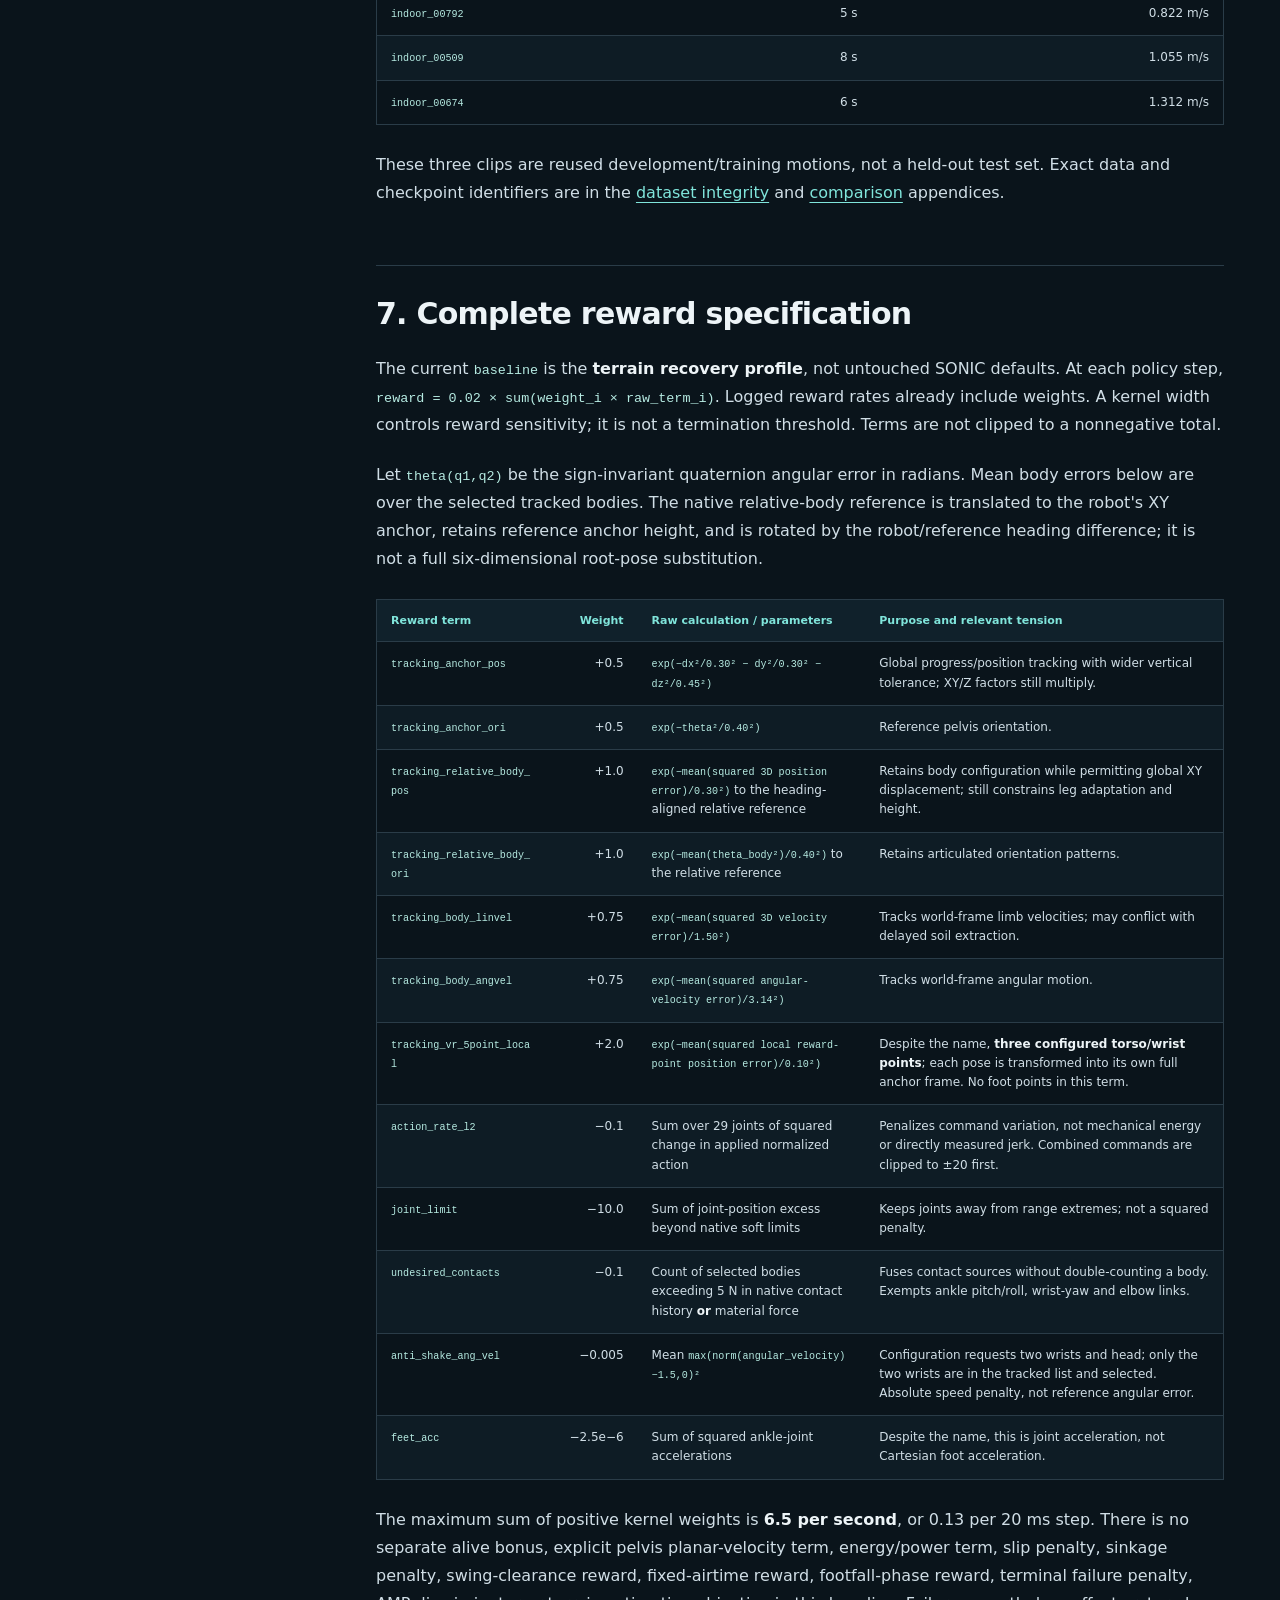
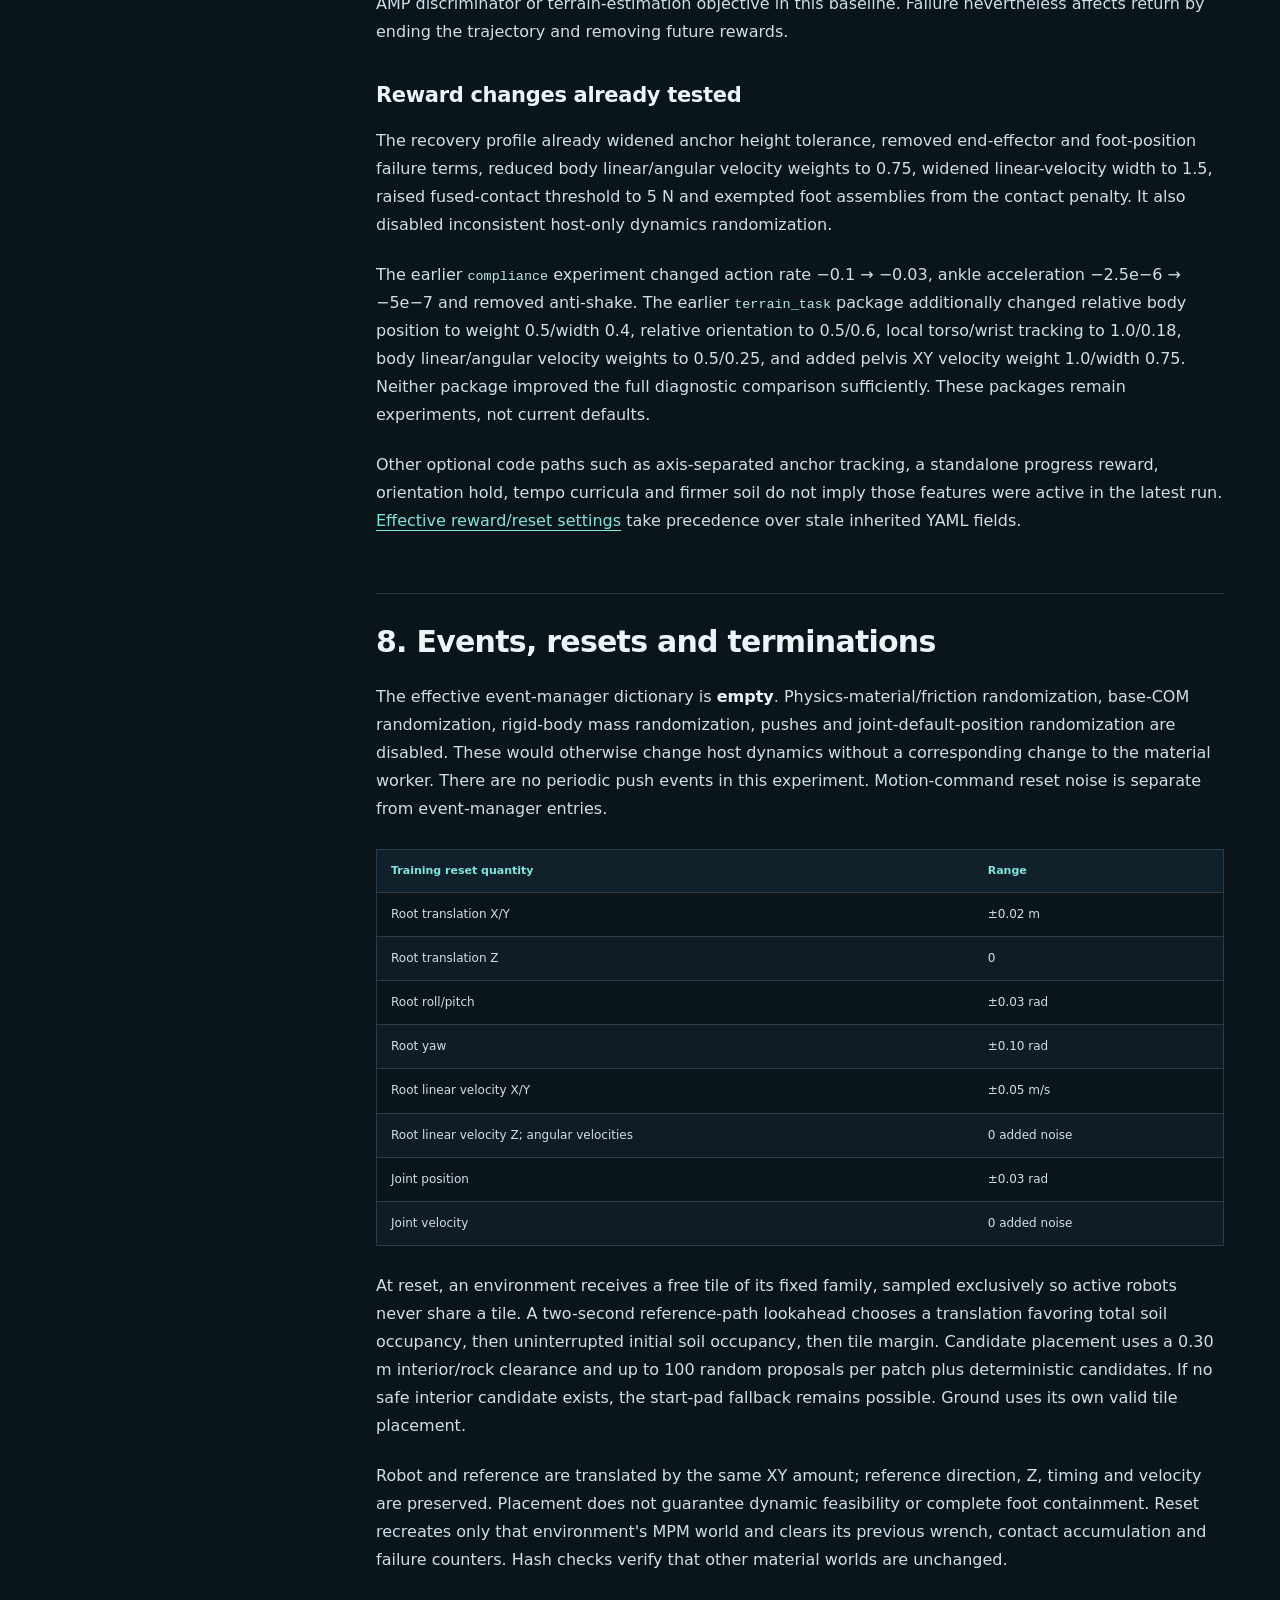
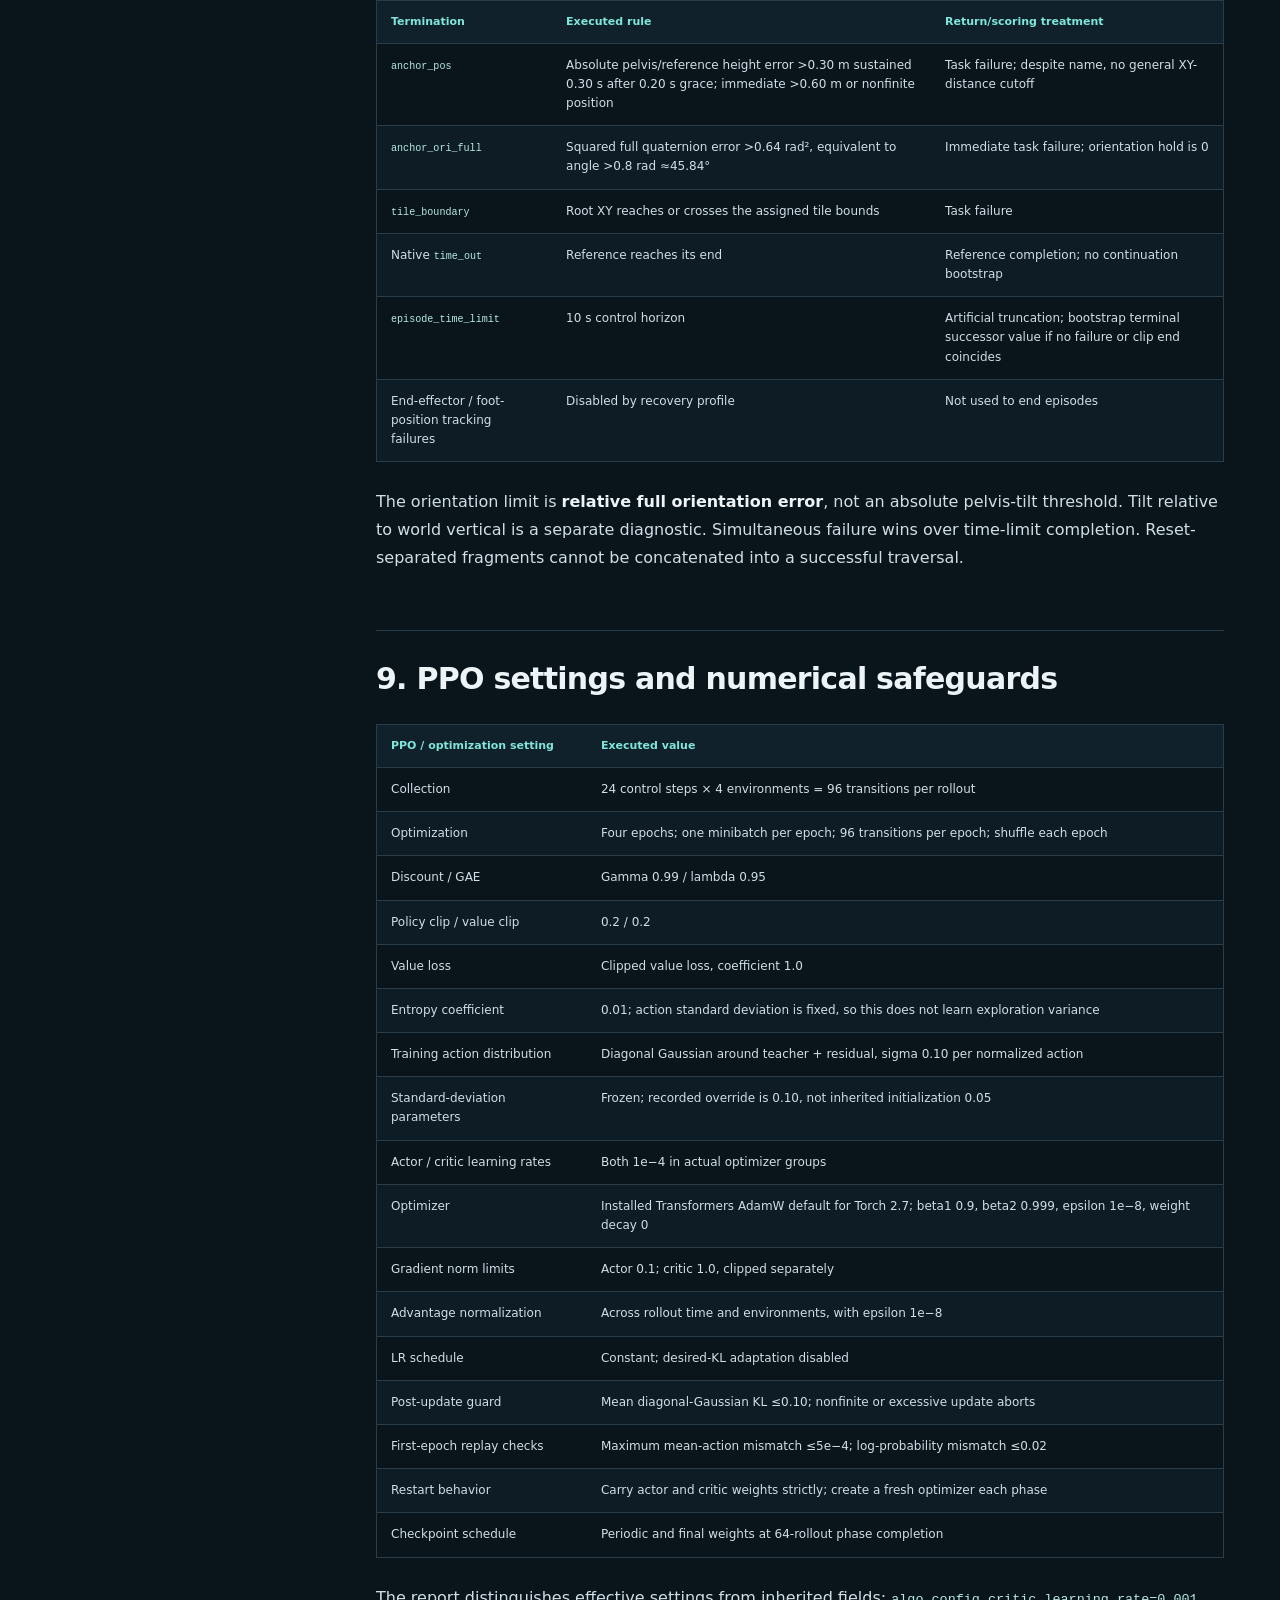
<file: site/training/index.html>
<!doctype html>
<html lang="en"><head><meta charset="utf-8"><meta name="viewport" content="width=device-width,initial-scale=1">
<title>Sand & mud training report · Newton Terrain Lab</title>
<meta name="description" content="Complete SONIC terrain-training report: rewards, reset events, PPO, G1 actuation, MPM sand/mud physics, curriculum experiments and measured failures. Updated 21 September 2026.">
<meta name="theme-color" content="#0a141b"><link rel="icon" href="../favicon.svg" type="image/svg+xml">
<link rel="stylesheet" href="report.css"><script src="report.js" defer></script></head><body>
<a class="skip" href="#report">Skip to report</a>
<header class="site-header"><a class="wordmark" href="../">NEWTON<span>TERRAIN LAB</span></a>
<nav aria-label="Report actions"><a href="../#training">Showcase</a><a href="report.md" download>Markdown ↓</a><a href="report.pdf" download>PDF ↓</a><button id="print-report" type="button">Print</button></nav></header>
<main>
<section class="report-hero" aria-labelledby="report-title"><p class="eyebrow">TRAINING LOG / 21 SEPTEMBER 2026</p>
<h1 id="report-title">Motion tracking<br>on <span>sand and mud.</span></h1>
<p class="lead">Two controlled training runs completed. The terrain policy still falls short of its tracking and stability requirements.</p>
<p class="status"><span class="status-dot" aria-hidden="true"></span>Study complete · No checkpoint promoted</p>
<div class="score-grid" aria-label="Original-depth soil task failures"><div><span>Starting policy</span><strong>56</strong><small>soil task failures</small></div><div><span>Depth curriculum</span><strong>53</strong><small>5.36% fewer · acceptance failed</small></div><div><span>Direct training</span><strong>54</strong><small>3.57% fewer · acceptance failed</small></div></div>
<p class="denominator">Original 14 cm soil · 3 development clips · seed 23 · 30 s per terrain family.<br>Each trained arm added 256 retained rollouts. Counts include automatic resets.</p>
</section>
<section class="kernel" aria-labelledby="kernel-title"><div><p class="eyebrow">INSPECT THE PROGRAMMED OBJECTIVE</p><h2 id="kernel-title">How quickly does root tracking reward fade?</h2><p>Change position error to inspect the actual baseline kernel. This is a formula illustration, not a predicted learning result.</p><code>0.5 × exp(−XY² / 0.30² − Z² / 0.45²)</code></div><div class="kernel-controls"><label for="xy-error">Horizontal error <output id="xy-label">0.00 m</output></label><input id="xy-error" type="range" min="0" max="1.5" step="0.01" value="0"><label for="z-error">Vertical error <output id="z-label">0.00 m</output></label><input id="z-error" type="range" min="0" max="0.6" step="0.01" value="0"><div class="kernel-result"><span>Weighted rate <output id="kernel-rate" aria-live="polite">0.500000</output></span><span>20 ms contribution <output id="kernel-step">0.010000</output></span></div><noscript>The formula above remains available; enable JavaScript to adjust its inputs.</noscript></div></section>
<div class="report-layout"><aside class="contents"><details open><summary>In this report</summary><div class="toc">
<ul>
<li><a href="#1-current-outcome-and-scope">1. Current outcome and scope</a></li>
<li><a href="#2-experimental-history-and-what-changed">2. Experimental history and what changed</a></li>
<li><a href="#3-simulator-software-and-control-loop">3. Simulator, software and control loop</a></li>
<li><a href="#4-terrain-geometry-and-constitutive-settings">4. Terrain geometry and constitutive settings</a><ul>
<li><a href="#41-course-and-task-selection">4.1 Course and task selection</a></li>
<li><a href="#42-sand-mud-and-solver-parameters">4.2 Sand, mud and solver parameters</a></li>
<li><a href="#43-contact-coupling-and-its-limits">4.3 Contact coupling and its limits</a></li>
</ul>
</li>
<li><a href="#5-robot-actions-and-policy-architecture">5. Robot, actions and policy architecture</a><ul>
<li><a href="#51-g1-actuation">5.1 G1 actuation</a></li>
<li><a href="#52-frozen-sonic-and-trainable-residual">5.2 Frozen SONIC and trainable residual</a></li>
</ul>
</li>
<li><a href="#6-observations-references-and-data-sampling">6. Observations, references and data sampling</a></li>
<li><a href="#7-complete-reward-specification">7. Complete reward specification</a><ul>
<li><a href="#reward-changes-already-tested">Reward changes already tested</a></li>
</ul>
</li>
<li><a href="#8-events-resets-and-terminations">8. Events, resets and terminations</a></li>
<li><a href="#9-ppo-settings-and-numerical-safeguards">9. PPO settings and numerical safeguards</a></li>
<li><a href="#10-how-the-latest-experiment-was-conducted">10. How the latest experiment was conducted</a><ul>
<li><a href="#101-admission-and-physical-probes">10.1 Admission and physical probes</a></li>
<li><a href="#102-matched-learning-schedule">10.2 Matched learning schedule</a></li>
<li><a href="#103-evaluation-and-selection-contract">10.3 Evaluation and selection contract</a></li>
</ul>
</li>
<li><a href="#11-detailed-results-and-metric-interpretation">11. Detailed results and metric interpretation</a><ul>
<li><a href="#reward-behavior-during-learning">Reward behavior during learning</a></li>
</ul>
</li>
<li><a href="#12-why-the-current-policy-fails-evidence-and-competing-explanations">12. Why the current policy fails: evidence and competing explanations</a><ul>
<li><a href="#121-observed-failure-mode-loss-of-orientation-tracking-and-substantial-tilt">12.1 Observed failure mode: loss of orientation tracking and substantial tilt</a></li>
<li><a href="#122-reference-and-contact-demands-are-mismatched">12.2 Reference and contact demands are mismatched</a></li>
<li><a href="#123-practice-distribution-is-insufficiently-aligned-with-the-evaluation">12.3 Practice distribution is insufficiently aligned with the evaluation</a></li>
<li><a href="#124-reward-conflict-is-plausible-but-blanket-relaxation-failed">12.4 Reward conflict is plausible, but blanket relaxation failed</a></li>
<li><a href="#125-capacity-observability-and-experience-remain-limited">12.5 Capacity, observability and experience remain limited</a></li>
<li><a href="#126-soilcoupling-fidelity-remains-an-independent-uncertainty">12.6 Soil/coupling fidelity remains an independent uncertainty</a></li>
</ul>
</li>
<li><a href="#13-recommended-next-experimentsnot-completed-results">13. Recommended next experiments—not completed results</a></li>
<li><a href="#14-relation-to-humanoid-locomotion-literature">14. Relation to humanoid locomotion literature</a></li>
<li><a href="#15-verification-provenance-and-reproduction">15. Verification, provenance and reproduction</a></li>
</ul>
</div>
</details><a class="evidence-link" href="evidence-manifest.json">Evidence SHA256 manifest ↗</a><a class="evidence-link" href="appendices/comparison.json">Exact measured results ↗</a></aside>
<article id="report" class="report-body"><p><strong>Report date: 21 September 2026. Latest completed experiment: 20 September 2026.</strong></p>
<p>The latest controlled training round completed, but <strong>a reliable deep-soil motion-tracking policy has not been demonstrated</strong>. Both candidates learned finite parameters, retained the frozen SONIC backbone and passed execution checks. Their improvements in task-failure counts were small, mud tracking became worse, and neither completed the required full references across all soil families. No new checkpoint was promoted. This report documents the executed system and results; proposed changes in Section 13 have not been trained.</p>
<h2 id="1-current-outcome-and-scope">1. Current outcome and scope</h2>
<p>The task is reference-conditioned G1 whole-body motion tracking while interacting with finite sand/mud patches, sometimes with rigid rocks, at the reference's original timing. It is not unconstrained forward-velocity locomotion, continuous travel across an infinite soil field, or a hardware demonstration. The robot moves through native articulated dynamics; the reference supplies targets and reset initialization, not frame-by-frame robot pose replacement.</p>
<p>The latest comparison starts from the retained 400-rollout research residual. One arm practices at <strong>2 → 6 → 14 → 14 cm</strong> soil depth; the matched control trains at <strong>14 cm throughout</strong>. Both add 256 rollouts with the same actor architecture, reward function, training data, phase seeds and optimizer restart schedule.</p>
<div class="table-scroll" tabindex="0" role="region" aria-label="Scrollable technical table"><table>
<thead>
<tr>
<th>Policy</th>
<th style="text-align: right;">Sand failures</th>
<th style="text-align: right;">Mud failures</th>
<th style="text-align: right;">Mixed + rocks failures</th>
<th style="text-align: right;">Soil total</th>
<th style="text-align: right;">Ground failures</th>
</tr>
</thead>
<tbody>
<tr>
<td>Starting research policy</td>
<td style="text-align: right;">20</td>
<td style="text-align: right;">15</td>
<td style="text-align: right;">21</td>
<td style="text-align: right;">56</td>
<td style="text-align: right;">0</td>
</tr>
<tr>
<td>Depth-scheduled policy</td>
<td style="text-align: right;">20</td>
<td style="text-align: right;">13</td>
<td style="text-align: right;">20</td>
<td style="text-align: right;">53</td>
<td style="text-align: right;">0</td>
</tr>
<tr>
<td>Direct 14 cm training</td>
<td style="text-align: right;">21</td>
<td style="text-align: right;">11</td>
<td style="text-align: right;">22</td>
<td style="text-align: right;">54</td>
<td style="text-align: right;">0</td>
</tr>
</tbody>
</table></div>
<p>Each family has <strong>30 evaluated robot-seconds per policy</strong>, comprising three 10-second runs with automatic resets. The soil total covers 90 seconds, not 90 independent trials. The scheduled reduction is 3/56 = <strong>5.36%</strong>; direct training reduces failures by 2/56 = <strong>3.57%</strong>. Neither meets the prespecified 20% requirement. Scheduled training is only one failure better than the equal-budget control; this does not establish a curriculum benefit.</p>
<p><a class="figure-link" href="figures/completed-policy-comparison.png" aria-label="Open full-size figure: Original-depth failures and tracking errors for the three policies"><img alt="Original-depth failures and tracking errors for the three policies" src="figures/completed-policy-comparison.png" loading="lazy"></a></p>
<p>The starting policy remains a <strong>research reference</strong>, not an approved terrain controller. The public showcase's older step-8,000 teacher videos are a different checkpoint, grid and experiment; they do not visualize these trained candidates.</p>
<h2 id="2-experimental-history-and-what-changed">2. Experimental history and what changed</h2>
<div class="table-scroll" tabindex="0" role="region" aria-label="Scrollable technical table"><table>
<thead>
<tr>
<th>Stage</th>
<th>Executed intervention</th>
<th>Finding and decision</th>
</tr>
</thead>
<tbody>
<tr>
<td>Integration and recovery work, 13–15 September</td>
<td>Native articulated dynamics with per-environment MPM; selective resets; fused material contacts; recovery allowances; PPO/replay and precision audits</td>
<td>Established a functioning experimental loop. Integration success alone did not establish locomotion quality.</td>
</tr>
<tr>
<td>Reward screen, 18 September</td>
<td>Three original-teacher warm starts, 80 rollout updates / 7,680 transitions each: baseline recovery, reduced smoothing, softer imitation plus progress</td>
<td>On the reused slow diagnostic and two evaluation seeds, soil failures were 12 for the teacher, 12 for baseline retraining, 12 for compliance and 13 for terrain-task. No reward package was adopted. These use a different panel from the latest study.</td>
</tr>
<tr>
<td>Residual adaptation, 19 September</td>
<td>Added eight kinematic feedback features and a bounded residual; separate actor/critic handling and corrected timeout bootstrap; selected 320 + 80 rollout lineage</td>
<td>Improved a slow mud diagnostic, but the broader motion panel remained unstable. Retained the 400-rollout residual for research comparisons only.</td>
</tr>
<tr>
<td>Tempo curriculum, 19 September</td>
<td>Two 512-rollout / 49,152-transition arms; adaptive reference rates versus original speed; three clips and two evaluation seeds</td>
<td>Soil failures were 122 at start, 122 adaptive and 125 full-speed control across 60 s/family. Adaptive soil environments did not advance their speed levels. No promotion. This panel is not interchangeable with the later 56-failure baseline.</td>
</tr>
<tr>
<td>Contact and leg capacity, 19 September</td>
<td>Actual-foot probes; rejected firmer-material pilot; matched 128-rollout narrow-residual and expanded-leg training</td>
<td>Target-panel failures: 56 at start, 60 narrow continuation, 59 expanded legs. Extra leg range was used but did not improve the task. Firm-material practice had 69 failures versus 56 on target presets, so its long curriculum was not launched.</td>
</tr>
<tr>
<td>Depth practice and transfer, 20 September</td>
<td>Shallow-depth admission, load/lift probes, four-phase smoke test, then two matched 256-rollout arms</td>
<td>The 2 cm practice pilot passed; final 14 cm results were 56 / 53 / 54. Both trained candidates failed acceptance.</td>
</tr>
</tbody>
</table></div>
<p>Earlier experiments differ in checkpoint, motion panel, timing, physics resolution or denominator. Their failure totals must not be placed on a single unqualified learning curve. The latest depth study held all twelve rewards fixed: it tested practice distribution, not a new reward ablation.</p>
<h2 id="3-simulator-software-and-control-loop">3. Simulator, software and control loop</h2>
<p><strong>Host dynamics:</strong> Isaac Lab / Isaac Sim, PhysX articulation, native SONIC manager-based environment. <strong>Material dynamics:</strong> Newton 1.6.0 implicit MPM in a separate worker process. MuJoCo supplies the nominal coupling model's forward kinematics, collision shapes and inertial information; it does not separately integrate the native robot during this experiment.</p>
<p>At every 5 ms physics tick, the bridge exchanges the measured root/joint state and body centers of mass, updates local collision geometry, advances the material, and returns world-frame forces and COM torques. PhysX applies the returned wrench during the next host step. This is explicit coupling with a one-tick timing approximation, not a monolithic coupled solver or Isaac Lab's native Newton backend.</p>
<div class="table-scroll" tabindex="0" role="region" aria-label="Scrollable technical table"><table>
<thead>
<tr>
<th>Setting</th>
<th>Executed value</th>
</tr>
</thead>
<tbody>
<tr>
<td>Hardware</td>
<td>One NVIDIA GeForce RTX 5080, reported 16,303 MiB memory</td>
</tr>
<tr>
<td>Native Python / Torch</td>
<td>3.11.16 / 2.7.0+cu128</td>
</tr>
<tr>
<td>Native NumPy / Warp / MuJoCo</td>
<td>1.26.4 / 1.16.0 / 3.12.0</td>
</tr>
<tr>
<td>Native Transformers / TRL</td>
<td>4.57.6 / 0.28.0</td>
</tr>
<tr>
<td>Worker Python / NumPy</td>
<td>3.11.16 / 2.4.6</td>
</tr>
<tr>
<td>Worker Newton / Warp / MuJoCo</td>
<td>1.6.0 / 1.17.0 / 3.12.0</td>
</tr>
<tr>
<td>Native source revision</td>
<td><code>2a3cfb476229fd3fd96761b5b9839a835aae1308</code> plus recorded file hashes</td>
</tr>
<tr>
<td>Host physics step / policy decimation</td>
<td>0.005 s / 4</td>
</tr>
<tr>
<td>Physics / policy frequency</td>
<td>200 Hz / 50 Hz</td>
</tr>
<tr>
<td>Maximum episode horizon</td>
<td>10 s / 500 control steps</td>
</tr>
<tr>
<td>Active environments</td>
<td>Four, one per selected terrain family</td>
</tr>
<tr>
<td>Precision</td>
<td>FP32; bf16/fp16 disabled; CUDA matmul and cuDNN TF32 disabled</td>
</tr>
<tr>
<td>Visualization during training</td>
<td>Headless; surface rendering disabled</td>
</tr>
<tr>
<td>Tracking</td>
<td>Local JSON/JSONL receipts; W&amp;B disabled for this study</td>
</tr>
</tbody>
</table></div>
<p>Each environment owns an independent local MPM world. IPC is batched, but the worker steps the worlds sequentially. The 256-tile map is spatial capacity, not 256 simultaneously simulated training environments. No large-batch throughput result follows from the map size.</p>
<p>Source: <a href="appendices/environment.json">environment receipt</a>, <a href="appendices/training-runtime.json">training runtime</a>, <a href="appendices/source-provenance.json">source provenance</a>.</p>
<h2 id="4-terrain-geometry-and-constitutive-settings">4. Terrain geometry and constitutive settings</h2>
<h3 id="41-course-and-task-selection">4.1 Course and task selection</h3>
<p>The dry map contains 16 × 16 tiles on a 10.5 m pitch, spanning 167.5 × 167.5 m. A tile's walkable bounds are local XY <code>[-2, -2]</code> to <code>[8, 8]</code> m. Its material region is much smaller: <strong>2.2 × 2.4 m</strong>, local x = 0.20–2.40, y = −0.70–1.70 m. Rigid aprons surround the patch at z = 0. The nominal material top is z = 0; the original bottom is z = −0.14 m. The box bottom extends down to −0.20 m.</p>
<p>The generator supplies fifteen ground/sand/mud/rock combinations and four level labels. Level 0 is ground; level 1 contains simpler soil families; level 2 includes soil pairs and rock combinations; level 3 includes mixed sand/mud/rocks. Each level has 64 tiles. <strong>The depth study does not run automatic level promotion.</strong> It fixes one family per environment and changes only bed depth between processes.</p>
<p>Training families are <code>ground</code>, <code>sand</code>, <code>mud</code>, <code>sand+mud</code> (25% of environment slots each). Evaluation families are <code>ground</code>, <code>sand</code>, <code>mud</code>, <code>sand+mud+rocks</code>. Thus the mixed evaluation includes rocks not present in the mixed training slot. Single-soil failures show that rocks are not necessary for failure, but this added mixed-terrain difficulty remains a limitation.</p>
<p>Mixed-material patches are adjacent strips, not a homogenized mixture or a saturation model. Water is absent as a separate phase. “Dry” is the map's water-exclusion label; it does not turn mud into dry granular sand.</p>
<p>Rock proxies are fixed boxes. A rock-containing tile receives <code>2 + level</code> boxes. Centers are sampled at x = 0.60–2.15 m and y = −0.45–1.45 m; horizontal half-sizes are 0.06–0.14 m. Tops are sampled from 0.025 m to <code>0.04 + 0.025 × level</code> m; bases extend to −0.14 m. Level-3 mixed tiles therefore have five rocks with tops up to 0.115 m. Particles initially inside rock boxes are omitted. This is block-proxy geometry, not scanned natural rock morphology.</p>
<p>The native USD rigid material uses static/dynamic friction 0.8 and restitution 0. The nominal MuJoCo rigid geometry has friction components <code>0.8, 0.005, 0.0001</code>. Those engine-specific parameters should not be interpreted as proof of identical contact dynamics across engines.</p>
<h3 id="42-sand-mud-and-solver-parameters">4.2 Sand, mud and solver parameters</h3>
<div class="table-scroll" tabindex="0" role="region" aria-label="Scrollable technical table"><table>
<thead>
<tr>
<th>Material parameter</th>
<th style="text-align: right;">Sand</th>
<th style="text-align: right;">Mud</th>
</tr>
</thead>
<tbody>
<tr>
<td>Density (kg/m³)</td>
<td style="text-align: right;">1,600</td>
<td style="text-align: right;">1,500</td>
</tr>
<tr>
<td>MPM friction parameter</td>
<td style="text-align: right;">0.75</td>
<td style="text-align: right;">0</td>
</tr>
<tr>
<td>Viscosity parameter (SI stress/strain-rate convention)</td>
<td style="text-align: right;">0</td>
<td style="text-align: right;">100</td>
</tr>
<tr>
<td>Yield stress (Pa)</td>
<td style="text-align: right;">0</td>
<td style="text-align: right;">300</td>
</tr>
<tr>
<td>Yield pressure (Pa)</td>
<td style="text-align: right;">Newton default: 1e15</td>
<td style="text-align: right;">Explicit: 1e10</td>
</tr>
<tr>
<td>Tensile-yield ratio</td>
<td style="text-align: right;">Newton default: 0</td>
<td style="text-align: right;">Explicit: 1</td>
</tr>
</tbody>
</table></div>
<p>The explicit presets are checked against worker material arrays. They are <strong>illustrative constitutive choices, not measured real-soil calibration</strong>. Mud is represented with viscosity and yield resistance; there is no explicit pore-pressure, water transport, moisture-dependent saturation, drainage or suction process.</p>
<p>Unspecified material parameters inherit installed Newton defaults. Report-date source inspection found Young's modulus 1e15 Pa, Poisson ratio 0.3, damping 0, hardening 0, hardening rate 1, softening rate 1, and dilatancy 0. These large stiffness/yield defaults must not be presented as measured physical sand stiffness. The distinction between explicit worker read-back and reconstructed defaults is preserved in <a href="appendices/mpm-defaults-and-solver.json">MPM defaults</a>.</p>
<div class="table-scroll" tabindex="0" role="region" aria-label="Scrollable technical table"><table>
<thead>
<tr>
<th>Numerical setting</th>
<th>Value</th>
</tr>
</thead>
<tbody>
<tr>
<td>Policy-training and final-evaluation voxel size</td>
<td>0.02 m</td>
</tr>
<tr>
<td>MPM solver</td>
<td>Implicit MPM; <code>solver=auto</code>, <code>warmstart_mode=auto</code></td>
</tr>
<tr>
<td>Maximum iterations / tolerance</td>
<td>50 / 1e−4</td>
</tr>
<tr>
<td>Grid</td>
<td>Sparse; default padding 0</td>
</tr>
<tr>
<td>Transfer / integration</td>
<td>APIC / PIC</td>
</tr>
<tr>
<td>Strain / velocity / collider basis</td>
<td>P0 / Q1 / S2</td>
</tr>
<tr>
<td>Collider velocity mode</td>
<td>Forward</td>
</tr>
<tr>
<td>Critical fraction / air drag</td>
<td>0 / 1</td>
</tr>
<tr>
<td>Particle initialization</td>
<td>Regular grid, zero velocity, no jitter; target spacing h/2</td>
</tr>
<tr>
<td>Particle mass</td>
<td>Density × actual sample-cell volume</td>
</tr>
<tr>
<td>Particle radius</td>
<td><code>cuberoot(dx × dy × dz) / 2</code>, matching Newton's <code>(2r)^3</code> volume convention</td>
</tr>
</tbody>
</table></div>
<p>The particle dimension along each axis is <code>ceil(patch_extent / (h/2))</code>; actual spacing is then extent divided by that integer. Recorded single-soil worlds contain <strong>792,000 particles at 14 cm</strong>, 316,800 at 6 cm and 105,600 at 2 cm. At 14 cm, floating-point rounding before <code>ceil</code> produces 15 vertical particle layers, rather than the idealized 14. Adjacent-strip rounding also changes counts slightly: the training sand+mud worlds have 795,600 / 318,240 / 106,080 particles at those depths. These are particle counts, not MPM cell counts: the original depth is seven cells and 2 cm practice only one cell. <a href="appendices/worker-material-summary.json">Worker counts and material read-back</a> preserve the executed values. The 1 cm guided-foot probes do not establish whole-policy grid convergence.</p>
<p>The shallow intervention raises the rigid bed and clips the particle bounds together while keeping the initial top at zero. Depths are validated in [0.02, 0.14] m; water/layered cases are rejected by this dry-depth helper. Every depth phase starts a new native process. No bed is moved under a contacting robot, and no material coefficient, actuator limit or reference speed is changed by this intervention.</p>
<h3 id="43-contact-coupling-and-its-limits">4.3 Contact coupling and its limits</h3>
<p>Newton supplies collider impulses <code>J</code> at points <code>p</code>. The adapter computes <code>F = J / dt</code> and <code>tau = (p − COM) × F</code>, sums them per link, and transfers child-link wrenches to the matching native ancestor with the additional moment arm. Shapes do not add spurious link mass. Finite-state checks reject invalid inputs or returned wrenches.</p>
<p>Before the next material solve, the previous force-induced velocity increment is approximately removed using each isolated link's mass and inertia. An articulation's response is actually coupled through joints, drives and contacts. This approximation is a consequential modeling limitation; the report's post-hoc effective-mass audit is discussed in Section 12. No causal benefit from a corrected coupling model has been tested.</p>
<h2 id="5-robot-actions-and-policy-architecture">5. Robot, actions and policy architecture</h2>
<h3 id="51-g1-actuation">5.1 G1 actuation</h3>
<p>The task uses the native <code>g1_model_12_dex</code> configuration with 29 actuated joints, a floating base and pelvis anchor. Actions are normalized joint-position commands, not torques. The wrapper clips the <strong>combined command</strong> to ±20, then applies per-joint action scales and default joint offsets. Implicit PD drives execute the targets with the configured effort/velocity limits.</p>
<p>For each joint, the scale is <code>0.25 × effort_limit / stiffness</code> radians per normalized unit. The current robot source uses natural frequency 10 Hz and damping ratio 2: <code>Kp = armature × (20π)^2</code>, <code>Kd = 4 × armature × 20π</code>. Values below are rounded from the source; action scales agree with native audit metadata.</p>
<div class="table-scroll" tabindex="0" role="region" aria-label="Scrollable technical table"><table>
<thead>
<tr>
<th>Joint group</th>
<th style="text-align: right;">Kp</th>
<th style="text-align: right;">Kd</th>
<th style="text-align: right;">Armature</th>
<th style="text-align: right;">Effort limit (N·m)</th>
<th style="text-align: right;">Velocity limit (rad/s)</th>
<th style="text-align: right;">Action scale (rad/unit)</th>
</tr>
</thead>
<tbody>
<tr>
<td>Hip pitch/roll, knee</td>
<td style="text-align: right;">99.0984</td>
<td style="text-align: right;">6.3088</td>
<td style="text-align: right;">0.025101925</td>
<td style="text-align: right;">139</td>
<td style="text-align: right;">20</td>
<td style="text-align: right;">0.350661</td>
</tr>
<tr>
<td>Hip yaw; waist yaw</td>
<td style="text-align: right;">40.1792</td>
<td style="text-align: right;">2.5579</td>
<td style="text-align: right;">0.010177520</td>
<td style="text-align: right;">88</td>
<td style="text-align: right;">32</td>
<td style="text-align: right;">0.547546</td>
</tr>
<tr>
<td>Ankle pitch/roll; waist pitch/roll</td>
<td style="text-align: right;">28.5012</td>
<td style="text-align: right;">1.8144</td>
<td style="text-align: right;">0.00721945</td>
<td style="text-align: right;">50</td>
<td style="text-align: right;">37</td>
<td style="text-align: right;">0.438577</td>
</tr>
<tr>
<td>Shoulder pitch/roll/yaw, elbow, wrist roll</td>
<td style="text-align: right;">14.2506</td>
<td style="text-align: right;">0.9072</td>
<td style="text-align: right;">0.003609725</td>
<td style="text-align: right;">25</td>
<td style="text-align: right;">37</td>
<td style="text-align: right;">0.438577</td>
</tr>
<tr>
<td>Wrist pitch/yaw</td>
<td style="text-align: right;">16.7783</td>
<td style="text-align: right;">1.0681</td>
<td style="text-align: right;">0.00425</td>
<td style="text-align: right;">5</td>
<td style="text-align: right;">22</td>
<td style="text-align: right;">0.074501</td>
</tr>
</tbody>
</table></div>
<p>Soft joint-position limits use 90% of the hard range. Native self-collision is enabled; articulation solver position/velocity iterations are 8/4. Initial nominal joint offsets include hip pitch −0.312 rad, knee 0.669, ankle pitch −0.363, elbow 0.6, shoulder pitch 0.2, and left/right shoulder roll ±0.2. Actual training reset poses come from the sampled reference plus the bounded reset noise below.</p>
<p>Each ankle-roll foot collider is a set of seven capsules, with radii 0.008–0.010 m. Clearance diagnostics use the lowest transformed capsule point, not the ankle link origin. Exact capsule endpoints, all 29 joint names, their interleaved native action order and measured scales are in <a href="appendices/contact-geometry-and-action-scales.json">contact geometry</a>. Leg indices are <code>0,1,3,4,6,7,9,10,13,14,17,18</code>; treating the first twelve action entries as the legs would be incorrect.</p>
<h3 id="52-frozen-sonic-and-trainable-residual">5.2 Frozen SONIC and trainable residual</h3>
<p>The teacher identity is the repaired motion2scene release with SHA256 <code>afd649cfbbfd28833550e11a0f8c3b7a5f6a05ee8b4021dd0dac97a6f94733ce</code>. The latest comparison starts from the separately learned 400-rollout residual checkpoint, not directly from the release or from the showcase's step-8,000 teacher.</p>
<p>Only the G1 reference encoder is sampled: probabilities G1 1.0, teleop 0, SMPL 0. The G1 encoder hidden widths are 2048/1024/512/512 with SiLU. The frozen dynamic decoder uses 2048/2048/1024/1024/512/512 with SiLU. The configuration uses two maximum FSQ tokens and 32-level quantization settings. Auxiliary reconstruction fields remain in the inherited YAML, but the residual subclass disables auxiliary loss and runs the teacher without gradients. All 54 tensors in the frozen <code>actor_module</code> are checked unchanged.</p>
<p>The base residual and added branch are each MLPs with 128/128 hidden units, SiLU, a 29-dimensional output and tanh bounds. Their input is the 930-dimensional proprioception/action history, the 29-dimensional teacher mean, and eight feedback features: <strong>967 input values</strong>. Proprioception and teacher means are clipped to ±10 before residual input concatenation. The base residual has 144,157 trainable parameters; two branches give 288,314. The existing branch remains trainable during adaptation.</p>
<p>The mean action is:</p>
<pre><code class="language-text">mu = frozen_teacher(observation)
     + 0.25 * tanh(base_MLP(features))
     + leg_mask * 0.75 * tanh(extra_MLP(features))
</code></pre>
<p>The additional branch starts with a zero output layer. Its first native forward verifies exact preservation of the starting policy's output; later phases load both branches strictly. Total residual bounds are ±1.0 on twelve leg actions and ±0.25 elsewhere. These are normalized corrections added to the teacher, <strong>not torque limits or total-action limits</strong>. For example, an ankle's ±1 correction corresponds to ±0.4386 rad of target offset before combined-action clipping and physical drive constraints.</p>
<h2 id="6-observations-references-and-data-sampling">6. Observations, references and data sampling</h2>
<div class="table-scroll" tabindex="0" role="region" aria-label="Scrollable technical table"><table>
<thead>
<tr>
<th>Input or reference setting</th>
<th>Executed contract</th>
</tr>
</thead>
<tbody>
<tr>
<td>Actor history</td>
<td>Ten samples each of gravity direction (3), base angular velocity (3), relative joint position (29), relative joint velocity (29), previous action (29): 930 values</td>
</tr>
<tr>
<td>History duration</td>
<td>About 0.2 s at 50 Hz; no learned recurrent state in this residual</td>
</tr>
<tr>
<td>Future G1 reference</td>
<td>Ten reference frames spaced 0.1 s apart; 50 Hz motion-library target FPS</td>
</tr>
<tr>
<td>Active reference content</td>
<td>Future joint/command features and anchor orientation through the G1 encoder</td>
</tr>
<tr>
<td>Actor running normalization</td>
<td>Disabled</td>
</tr>
<tr>
<td>Critic</td>
<td>1,645 input values: privileged state and reference features, including ten-sample proprioceptive/action histories; running normalization enabled</td>
</tr>
<tr>
<td>Critic network</td>
<td>MLP 2048/2048/1024/1024/512/512 → scalar value; SiLU; 11,503,105 optimizer parameters</td>
</tr>
<tr>
<td>Explicit terrain sensing in actor</td>
<td>No height map, material label, particle state, foot-contact estimate or soil encoder</td>
</tr>
<tr>
<td>Extra feedback</td>
<td>Eight simulator-derived kinematic progress features</td>
</tr>
</tbody>
</table></div>
<p>The eight feedback values are robot-heading-frame XY reference-position error clipped to ±1 m; heading-frame reference and measured XY velocities clipped to ±3 m/s and divided by 3; Z reference-position error clipped to ±0.6 m and divided by 0.6; and measured vertical velocity clipped to ±3 m/s and divided by 3. These use simulator state. A deployment-equivalent position/velocity estimator has not been validated.</p>
<p>Policy observation corruption is configured as additive uniform noise: gravity ±0.05, base angular velocity ±0.2 rad/s, joint positions ±0.01 rad, and joint velocities ±0.5 rad/s. Previous actions have no added noise. Tokenizer orientation terms also have configured ±0.05 component noise. The added progress group is uncorrupted; critic capture requires pure, noiseless observation terms. Evaluation takes policy mean actions and disables command reset jitter, but the recorded policy/tokenizer configuration still enables observation corruption. “Deterministic policy evaluation” does not mean every simulator input is noiseless.</p>
<p>The fourteen tracked bodies are pelvis; left/right hip roll, knee and ankle roll; torso; and left/right shoulder roll, elbow and wrist yaw. The configured local reward points are torso offset <code>[0,0,0.5]</code> m and the two wrist-yaw links at zero offset.</p>
<p>The approved pool has <strong>84 training clips: 47 navigation and 37 locomotion</strong>, with 20 disjoint reserved clips. Reserved clips were not used for tuning or this evaluation. Adaptive failure-based motion sampling, frame-freeze augmentation and upper-body pose concatenation are disabled. Original reference speed is 1.0; pose sequences, derivatives and future timestamps retain their original timing.</p>
<p>Training samples a reference phase while leaving at least two seconds remaining: <code>floor(U[0,1) × max(length−2,0) × simulation_FPS)</code>. Short clips remain eligible and start at zero. This alters start time, not motion identity, timing scale or physical episode duration. Actual observed coverage was <strong>77/84 motions scheduled</strong>, <strong>81/84 direct</strong>. Training observed 221 scheduled episode starts with only <strong>2 at reference time zero</strong>, and 292 direct starts with only <strong>1 at zero</strong>. Evaluation always starts at zero. This mismatch is an observed fact; its causal contribution to failure remains untested.</p>
<div class="table-scroll" tabindex="0" role="region" aria-label="Scrollable technical table"><table>
<thead>
<tr>
<th>Development evaluation clip</th>
<th style="text-align: right;">Duration</th>
<th style="text-align: right;">Mean reference planar speed</th>
</tr>
</thead>
<tbody>
<tr>
<td><code>indoor_00792</code></td>
<td style="text-align: right;">5 s</td>
<td style="text-align: right;">0.822 m/s</td>
</tr>
<tr>
<td><code>indoor_00509</code></td>
<td style="text-align: right;">8 s</td>
<td style="text-align: right;">1.055 m/s</td>
</tr>
<tr>
<td><code>indoor_00674</code></td>
<td style="text-align: right;">6 s</td>
<td style="text-align: right;">1.312 m/s</td>
</tr>
</tbody>
</table></div>
<p>These three clips are reused development/training motions, not a held-out test set. Exact data and checkpoint identifiers are in the <a href="appendices/dataset-integrity.json">dataset integrity</a> and <a href="appendices/comparison.json">comparison</a> appendices.</p>
<h2 id="7-complete-reward-specification">7. Complete reward specification</h2>
<p>The current <code>baseline</code> is the <strong>terrain recovery profile</strong>, not untouched SONIC defaults. At each policy step, <code>reward = 0.02 × sum(weight_i × raw_term_i)</code>. Logged reward rates already include weights. A kernel width controls reward sensitivity; it is not a termination threshold. Terms are not clipped to a nonnegative total.</p>
<p>Let <code>theta(q1,q2)</code> be the sign-invariant quaternion angular error in radians. Mean body errors below are over the selected tracked bodies. The native relative-body reference is translated to the robot's XY anchor, retains reference anchor height, and is rotated by the robot/reference heading difference; it is not a full six-dimensional root-pose substitution.</p>
<div class="table-scroll" tabindex="0" role="region" aria-label="Scrollable technical table"><table class="reward-table">
<thead>
<tr>
<th>Reward term</th>
<th style="text-align: right;">Weight</th>
<th>Raw calculation / parameters</th>
<th>Purpose and relevant tension</th>
</tr>
</thead>
<tbody>
<tr>
<td><code>tracking_anchor_pos</code></td>
<td style="text-align: right;">+0.5</td>
<td><code>exp(−dx²/0.30² − dy²/0.30² − dz²/0.45²)</code></td>
<td>Global progress/position tracking with wider vertical tolerance; XY/Z factors still multiply.</td>
</tr>
<tr>
<td><code>tracking_anchor_ori</code></td>
<td style="text-align: right;">+0.5</td>
<td><code>exp(−theta²/0.40²)</code></td>
<td>Reference pelvis orientation.</td>
</tr>
<tr>
<td><code>tracking_relative_body_pos</code></td>
<td style="text-align: right;">+1.0</td>
<td><code>exp(−mean(squared 3D position error)/0.30²)</code> to the heading-aligned relative reference</td>
<td>Retains body configuration while permitting global XY displacement; still constrains leg adaptation and height.</td>
</tr>
<tr>
<td><code>tracking_relative_body_ori</code></td>
<td style="text-align: right;">+1.0</td>
<td><code>exp(−mean(theta_body²)/0.40²)</code> to the relative reference</td>
<td>Retains articulated orientation patterns.</td>
</tr>
<tr>
<td><code>tracking_body_linvel</code></td>
<td style="text-align: right;">+0.75</td>
<td><code>exp(−mean(squared 3D velocity error)/1.50²)</code></td>
<td>Tracks world-frame limb velocities; may conflict with delayed soil extraction.</td>
</tr>
<tr>
<td><code>tracking_body_angvel</code></td>
<td style="text-align: right;">+0.75</td>
<td><code>exp(−mean(squared angular-velocity error)/3.14²)</code></td>
<td>Tracks world-frame angular motion.</td>
</tr>
<tr>
<td><code>tracking_vr_5point_local</code></td>
<td style="text-align: right;">+2.0</td>
<td><code>exp(−mean(squared local reward-point position error)/0.10²)</code></td>
<td>Despite the name, <strong>three configured torso/wrist points</strong>; each pose is transformed into its own full anchor frame. No foot points in this term.</td>
</tr>
<tr>
<td><code>action_rate_l2</code></td>
<td style="text-align: right;">−0.1</td>
<td>Sum over 29 joints of squared change in applied normalized action</td>
<td>Penalizes command variation, not mechanical energy or directly measured jerk. Combined commands are clipped to ±20 first.</td>
</tr>
<tr>
<td><code>joint_limit</code></td>
<td style="text-align: right;">−10.0</td>
<td>Sum of joint-position excess beyond native soft limits</td>
<td>Keeps joints away from range extremes; not a squared penalty.</td>
</tr>
<tr>
<td><code>undesired_contacts</code></td>
<td style="text-align: right;">−0.1</td>
<td>Count of selected bodies exceeding 5 N in native contact history <strong>or</strong> material force</td>
<td>Fuses contact sources without double-counting a body. Exempts ankle pitch/roll, wrist-yaw and elbow links.</td>
</tr>
<tr>
<td><code>anti_shake_ang_vel</code></td>
<td style="text-align: right;">−0.005</td>
<td>Mean <code>max(norm(angular_velocity)−1.5,0)²</code></td>
<td>Configuration requests two wrists and head; only the two wrists are in the tracked list and selected. Absolute speed penalty, not reference angular error.</td>
</tr>
<tr>
<td><code>feet_acc</code></td>
<td style="text-align: right;">−2.5e−6</td>
<td>Sum of squared ankle-joint accelerations</td>
<td>Despite the name, this is joint acceleration, not Cartesian foot acceleration.</td>
</tr>
</tbody>
</table></div>
<p>The maximum sum of positive kernel weights is <strong>6.5 per second</strong>, or 0.13 per 20 ms step. There is no separate alive bonus, explicit pelvis planar-velocity term, energy/power term, slip penalty, sinkage penalty, swing-clearance reward, fixed-airtime reward, footfall-phase reward, terminal failure penalty, AMP discriminator or terrain-estimation objective in this baseline. Failure nevertheless affects return by ending the trajectory and removing future rewards.</p>
<h3 id="reward-changes-already-tested">Reward changes already tested</h3>
<p>The recovery profile already widened anchor height tolerance, removed end-effector and foot-position failure terms, reduced body linear/angular velocity weights to 0.75, widened linear-velocity width to 1.5, raised fused-contact threshold to 5 N and exempted foot assemblies from the contact penalty. It also disabled inconsistent host-only dynamics randomization.</p>
<p>The earlier <code>compliance</code> experiment changed action rate −0.1 → −0.03, ankle acceleration −2.5e−6 → −5e−7 and removed anti-shake. The earlier <code>terrain_task</code> package additionally changed relative body position to weight 0.5/width 0.4, relative orientation to 0.5/0.6, local torso/wrist tracking to 1.0/0.18, body linear/angular velocity weights to 0.5/0.25, and added pelvis XY velocity weight 1.0/width 0.75. Neither package improved the full diagnostic comparison sufficiently. These packages remain experiments, not current defaults.</p>
<p>Other optional code paths such as axis-separated anchor tracking, a standalone progress reward, orientation hold, tempo curricula and firmer soil do not imply those features were active in the latest run. <a href="appendices/effective-settings.json">Effective reward/reset settings</a> take precedence over stale inherited YAML fields.</p>
<h2 id="8-events-resets-and-terminations">8. Events, resets and terminations</h2>
<p>The effective event-manager dictionary is <strong>empty</strong>. Physics-material/friction randomization, base-COM randomization, rigid-body mass randomization, pushes and joint-default-position randomization are disabled. These would otherwise change host dynamics without a corresponding change to the material worker. There are no periodic push events in this experiment. Motion-command reset noise is separate from event-manager entries.</p>
<div class="table-scroll" tabindex="0" role="region" aria-label="Scrollable technical table"><table>
<thead>
<tr>
<th>Training reset quantity</th>
<th>Range</th>
</tr>
</thead>
<tbody>
<tr>
<td>Root translation X/Y</td>
<td>±0.02 m</td>
</tr>
<tr>
<td>Root translation Z</td>
<td>0</td>
</tr>
<tr>
<td>Root roll/pitch</td>
<td>±0.03 rad</td>
</tr>
<tr>
<td>Root yaw</td>
<td>±0.10 rad</td>
</tr>
<tr>
<td>Root linear velocity X/Y</td>
<td>±0.05 m/s</td>
</tr>
<tr>
<td>Root linear velocity Z; angular velocities</td>
<td>0 added noise</td>
</tr>
<tr>
<td>Joint position</td>
<td>±0.03 rad</td>
</tr>
<tr>
<td>Joint velocity</td>
<td>0 added noise</td>
</tr>
</tbody>
</table></div>
<p>At reset, an environment receives a free tile of its fixed family, sampled exclusively so active robots never share a tile. A two-second reference-path lookahead chooses a translation favoring total soil occupancy, then uninterrupted initial soil occupancy, then tile margin. Candidate placement uses a 0.30 m interior/rock clearance and up to 100 random proposals per patch plus deterministic candidates. If no safe interior candidate exists, the start-pad fallback remains possible. Ground uses its own valid tile placement.</p>
<p>Robot and reference are translated by the same XY amount; reference direction, Z, timing and velocity are preserved. Placement does not guarantee dynamic feasibility or complete foot containment. Reset recreates only that environment's MPM world and clears its previous wrench, contact accumulation and failure counters. Hash checks verify that other material worlds are unchanged.</p>
<div class="table-scroll" tabindex="0" role="region" aria-label="Scrollable technical table"><table>
<thead>
<tr>
<th>Termination</th>
<th>Executed rule</th>
<th>Return/scoring treatment</th>
</tr>
</thead>
<tbody>
<tr>
<td><code>anchor_pos</code></td>
<td>Absolute pelvis/reference height error &gt;0.30 m sustained 0.30 s after 0.20 s grace; immediate &gt;0.60 m or nonfinite position</td>
<td>Task failure; despite name, no general XY-distance cutoff</td>
</tr>
<tr>
<td><code>anchor_ori_full</code></td>
<td>Squared full quaternion error &gt;0.64 rad², equivalent to angle &gt;0.8 rad ≈45.84°</td>
<td>Immediate task failure; orientation hold is 0</td>
</tr>
<tr>
<td><code>tile_boundary</code></td>
<td>Root XY reaches or crosses the assigned tile bounds</td>
<td>Task failure</td>
</tr>
<tr>
<td>Native <code>time_out</code></td>
<td>Reference reaches its end</td>
<td>Reference completion; no continuation bootstrap</td>
</tr>
<tr>
<td><code>episode_time_limit</code></td>
<td>10 s control horizon</td>
<td>Artificial truncation; bootstrap terminal successor value if no failure or clip end coincides</td>
</tr>
<tr>
<td>End-effector / foot-position tracking failures</td>
<td>Disabled by recovery profile</td>
<td>Not used to end episodes</td>
</tr>
</tbody>
</table></div>
<p>The orientation limit is <strong>relative full orientation error</strong>, not an absolute pelvis-tilt threshold. Tilt relative to world vertical is a separate diagnostic. Simultaneous failure wins over time-limit completion. Reset-separated fragments cannot be concatenated into a successful traversal.</p>
<h2 id="9-ppo-settings-and-numerical-safeguards">9. PPO settings and numerical safeguards</h2>
<div class="table-scroll" tabindex="0" role="region" aria-label="Scrollable technical table"><table>
<thead>
<tr>
<th>PPO / optimization setting</th>
<th>Executed value</th>
</tr>
</thead>
<tbody>
<tr>
<td>Collection</td>
<td>24 control steps × 4 environments = 96 transitions per rollout</td>
</tr>
<tr>
<td>Optimization</td>
<td>Four epochs; one minibatch per epoch; 96 transitions per epoch; shuffle each epoch</td>
</tr>
<tr>
<td>Discount / GAE</td>
<td>Gamma 0.99 / lambda 0.95</td>
</tr>
<tr>
<td>Policy clip / value clip</td>
<td>0.2 / 0.2</td>
</tr>
<tr>
<td>Value loss</td>
<td>Clipped value loss, coefficient 1.0</td>
</tr>
<tr>
<td>Entropy coefficient</td>
<td>0.01; action standard deviation is fixed, so this does not learn exploration variance</td>
</tr>
<tr>
<td>Training action distribution</td>
<td>Diagonal Gaussian around teacher + residual, sigma 0.10 per normalized action</td>
</tr>
<tr>
<td>Standard-deviation parameters</td>
<td>Frozen; recorded override is 0.10, not inherited initialization 0.05</td>
</tr>
<tr>
<td>Actor / critic learning rates</td>
<td>Both 1e−4 in actual optimizer groups</td>
</tr>
<tr>
<td>Optimizer</td>
<td>Installed Transformers AdamW default for Torch 2.7; beta1 0.9, beta2 0.999, epsilon 1e−8, weight decay 0</td>
</tr>
<tr>
<td>Gradient norm limits</td>
<td>Actor 0.1; critic 1.0, clipped separately</td>
</tr>
<tr>
<td>Advantage normalization</td>
<td>Across rollout time and environments, with epsilon 1e−8</td>
</tr>
<tr>
<td>LR schedule</td>
<td>Constant; desired-KL adaptation disabled</td>
</tr>
<tr>
<td>Post-update guard</td>
<td>Mean diagonal-Gaussian KL ≤0.10; nonfinite or excessive update aborts</td>
</tr>
<tr>
<td>First-epoch replay checks</td>
<td>Maximum mean-action mismatch ≤5e−4; log-probability mismatch ≤0.02</td>
</tr>
<tr>
<td>Restart behavior</td>
<td>Carry actor and critic weights strictly; create a fresh optimizer each phase</td>
</tr>
<tr>
<td>Checkpoint schedule</td>
<td>Periodic and final weights at 64-rollout phase completion</td>
</tr>
</tbody>
</table></div>
<p>The report distinguishes effective settings from inherited fields: <code>algo.config.critic_learning_rate=0.001</code> and <code>load_optimizer=true</code> still appear in a source YAML, but the custom trainer creates separate groups at 0.0001 and asserts an empty optimizer state. The actual <a href="appendices/initialization.json">initialization receipt</a> records this behavior. Checkpoints are weight warm starts, not exact optimizer/RNG/simulator-state resume points.</p>
<p>For PPO, the likelihood ratio multiplies the normalized GAE advantage and is clipped to [0.8,1.2] in the surrogate objective. Value clipping constrains changes around stored values. The eight progress features affect the actor residual, while the critic uses the existing privileged observation group; adding a reward does not automatically add the corresponding measurement to the actor.</p>
<p>The custom timeout repair removes the native preceding-state value bootstrap and adds the <strong>pre-reset successor-state</strong> value only for artificial horizon truncations. It does not bootstrap true reference ends or failures. The successor critic observation advances the reference cursor and cloned critic histories without mutating live histories or drawing new reset noise.</p>
<p>Likelihood replay is checked before the first optimizer epoch for each collected batch. A guarded encoder replay repair can impose consistent batching if the frozen token encoder crosses a numerical quantization boundary; it must preserve the collected behavior and pass the original tolerances before an update. This is not permission to train through a bad replay. Later epochs naturally differ as parameters change. Maximum logged KL was <strong>0.04536 scheduled</strong> and <strong>0.07079 direct</strong>. Maximum normalized corrections were <strong>0.6720</strong> and <strong>0.7082</strong>. All retained updates passed the guards; that establishes numerical integrity, not locomotion competence.</p>
<h2 id="10-how-the-latest-experiment-was-conducted">10. How the latest experiment was conducted</h2>
<h3 id="101-admission-and-physical-probes">10.1 Admission and physical probes</h3>
<p>Before training the candidates, the unchanged research policy was evaluated on 4 cm and original 14 cm soil, then on the predeclared 2 cm fallback. The original-depth evaluations were reused once in the fallback through verified paths, not counted as extra trials. Admission required at least 50% fewer pooled soil failures, zero ground failures, tracking retention in every soil family, sufficient actual contact, and full references with contact in each soil family.</p>
<div class="table-scroll" tabindex="0" role="region" aria-label="Scrollable technical table"><table>
<thead>
<tr>
<th>Practice depth</th>
<th style="text-align: right;">Soil failures</th>
<th>Full references with ≥1 s soil contact, sand / mud / mixed</th>
<th>Admission</th>
</tr>
</thead>
<tbody>
<tr>
<td>14 cm original</td>
<td style="text-align: right;">56</td>
<td>0 / 0 / 0</td>
<td>Baseline</td>
</tr>
<tr>
<td>4 cm</td>
<td style="text-align: right;">10</td>
<td>2 / 3 / 1</td>
<td>Rejected: mixed-terrain root RMSE 0.329 m &gt;0.312 m baseline</td>
</tr>
<tr>
<td>2 cm</td>
<td style="text-align: right;">10</td>
<td>3 / 3 / 1</td>
<td>Passed all practice checks</td>
</tr>
</tbody>
</table></div>
<p>The 2 cm pilot's contact durations were 17.08 s sand, 14.605 s mud and 16.20 s mixed out of 30 s each. Its root RMSEs were 0.249, 0.214 and 0.263 m; planar velocity RMSEs were 0.239, 0.212 and 0.248 m/s. Even at 2 cm, the fastest clip produced no full soil-reference completion. The gain here comes from changing physical support for an unchanged policy; it is not evidence that learning improved deep-soil control.</p>
<p><a class="figure-link" href="figures/practice-all-depths.png" aria-label="Open full-size figure: Practice-depth results for the unchanged policy"><img alt="Practice-depth results for the unchanged policy" src="figures/practice-all-depths.png" loading="lazy"></a></p>
<p>Twelve actual-foot guided extraction cases covered sand/mud, depths 2/4/14 cm and 1/2 cm voxel sizes, with two load/lift cycles each. The guide uses seven G1 left-foot capsules, an 18 kg vertical mass, rotation constrained with inertia 1e8, a 350 N actuator cap, Kp 4000 and Kd 160 with gravity compensation. Each 1.5 s cycle loads for 0.75 s, lifts for 0.5 s and holds for 0.25 s; the lift sole target is +0.10 m.</p>
<p>All 24 cycles met the specified 100 ms release condition (material force below 5 N and sole above +0.02 m), with finite particles and the sole within the allowed 1 cm floor tolerance. Mud positive actuator work was approximately 23 J at 2 cm versus 48–50 J at 14 cm. This includes gravitational work over a longer lift, not just mud drag. The guided mass is not an articulated humanoid, and numerical contact peaks/floor penetration remain limitations. These probes support a bounded feasibility screen, not physical calibration or policy grid convergence.</p>
<p><a class="figure-link" href="figures/extraction-all-depths.png" aria-label="Open full-size figure: Foot extraction across all tested depths and grids"><img alt="Foot extraction across all tested depths and grids" src="figures/extraction-all-depths.png" loading="lazy"></a></p>
<h3 id="102-matched-learning-schedule">10.2 Matched learning schedule</h3>
<div class="table-scroll" tabindex="0" role="region" aria-label="Scrollable technical table"><table>
<thead>
<tr>
<th>Phase</th>
<th style="text-align: right;">Seed</th>
<th style="text-align: right;">Scheduled depth</th>
<th style="text-align: right;">Direct depth</th>
<th>Rollouts / transitions / optimizer steps per arm</th>
</tr>
</thead>
<tbody>
<tr>
<td>0</td>
<td style="text-align: right;">23</td>
<td style="text-align: right;">2 cm</td>
<td style="text-align: right;">14 cm</td>
<td>64 / 6,144 / 256</td>
</tr>
<tr>
<td>1</td>
<td style="text-align: right;">24</td>
<td style="text-align: right;">6 cm</td>
<td style="text-align: right;">14 cm</td>
<td>64 / 6,144 / 256</td>
</tr>
<tr>
<td>2</td>
<td style="text-align: right;">25</td>
<td style="text-align: right;">14 cm</td>
<td style="text-align: right;">14 cm</td>
<td>64 / 6,144 / 256</td>
</tr>
<tr>
<td>3</td>
<td style="text-align: right;">26</td>
<td style="text-align: right;">14 cm</td>
<td style="text-align: right;">14 cm</td>
<td>64 / 6,144 / 256</td>
</tr>
<tr>
<td>Total retained lineage</td>
<td style="text-align: right;">One staged seed sequence</td>
<td style="text-align: right;">Final half at target</td>
<td style="text-align: right;">All at target</td>
<td><strong>256 / 24,576 / 1,024</strong></td>
</tr>
</tbody>
</table></div>
<p>A four-phase integration smoke test first completed eight rollouts, 768 transitions and 32 optimizer steps. Its weights were not used to initialize the comparison. Full arms started from the same retained research checkpoint; the new leg branch initially contributed exactly zero. Phase promotion followed fixed budgets, not measured competence. There was no deep-soil rehearsal during the first two scheduled phases.</p>
<p>Two unexplained SIGTERMs interrupted the scheduled 6 cm phase. One discarded attempt had 5,448 transitions and 224 optimizer steps; the next had 3,468 and 144. Neither partial policy was carried forward. The final serialized recovery restarted from the completed 2 cm checkpoint with the same phase seed and fresh optimizer. Its overlapping transition prefixes reproduced both archived attempts exactly, then all training and evaluations completed.</p>
<p>Thus <strong>retained learning budgets match, physical computation does not</strong>: scheduled executed 33,492 training transitions / 1,392 optimizer steps including discarded attempts, versus direct 24,576 / 1,024. The 768 smoke transitions are additional. The sender/cause of SIGTERM was not identified; no recorded optimizer guard failure explains it. <a href="appendices/attempts.json">Attempt accounting</a> preserves this distinction.</p>
<h3 id="103-evaluation-and-selection-contract">10.3 Evaluation and selection contract</h3>
<p>Each final checkpoint was frozen for three 500-step evaluations at reset seed 23, original 14 cm depth, 2 cm grid and original reference timing. All policies used matching effective evaluation settings and clip-wise initial placement receipts. Subsequent trajectories and reset sequences diverge as policies fail at different times; this is not frame-wise pairing after resets.</p>
<p>A prospectively recorded amendment replaced the old “retain 95% of baseline contact time” gate, because repeated failures with buried feet can produce almost continuous contact. The final usefulness gate requires:</p>
<ol>
<li>At least 20% fewer pooled soil task failures than start.</li>
<li>Zero ground task failures.</li>
<li>No per-soil-family root or planar-velocity RMSE regression versus start.</li>
<li>At least 25% material exposure per soil family: 7.5 of 30 seconds.</li>
<li>At least one full reference from time zero, without task failure and with ≥1 s material contact, in every soil family.</li>
</ol>
<p>A curriculum-benefit claim additionally needs at least 20% fewer failures than direct training. A passing candidate would trigger a frozen paired seed-41 evaluation against start. <strong>Neither candidate passed, so seed 41 was not run for this study.</strong> The original method and <a href="appendices/EVALUATION_AMENDMENT.md">prospective amendment</a> are preserved; the criteria were not loosened after seeing trained results.</p>
<h2 id="11-detailed-results-and-metric-interpretation">11. Detailed results and metric interpretation</h2>
<p>Root RMSE is the square root of the mean squared 3D pelvis/reference position error, including failing trajectories. Planar-velocity RMSE uses the squared XY velocity-vector error. Equal-duration clip results are pooled through squared errors, not by averaging RMSE values. Contact-conditioned metrics are additional diagnostics, not replacements for unconditional error.</p>
<div class="table-scroll" tabindex="0" role="region" aria-label="Scrollable technical table"><table>
<thead>
<tr>
<th>Policy</th>
<th>Terrain</th>
<th style="text-align: right;">Task failures / 30 s</th>
<th style="text-align: right;">Root RMSE (m)</th>
<th style="text-align: right;">Planar velocity RMSE (m/s)</th>
<th style="text-align: right;">Actual soil contact (s)</th>
</tr>
</thead>
<tbody>
<tr>
<td>Start</td>
<td>Ground</td>
<td style="text-align: right;">0</td>
<td style="text-align: right;">0.179</td>
<td style="text-align: right;">0.186</td>
<td style="text-align: right;">0</td>
</tr>
<tr>
<td>Start</td>
<td>Sand</td>
<td style="text-align: right;">20</td>
<td style="text-align: right;">0.359</td>
<td style="text-align: right;">0.694</td>
<td style="text-align: right;">29.865</td>
</tr>
<tr>
<td>Start</td>
<td>Mud</td>
<td style="text-align: right;">15</td>
<td style="text-align: right;">0.448</td>
<td style="text-align: right;">0.615</td>
<td style="text-align: right;">29.520</td>
</tr>
<tr>
<td>Start</td>
<td>Mixed + rocks</td>
<td style="text-align: right;">21</td>
<td style="text-align: right;">0.312</td>
<td style="text-align: right;">0.577</td>
<td style="text-align: right;">29.860</td>
</tr>
<tr>
<td>Scheduled</td>
<td>Ground</td>
<td style="text-align: right;">0</td>
<td style="text-align: right;">0.183</td>
<td style="text-align: right;">0.179</td>
<td style="text-align: right;">0</td>
</tr>
<tr>
<td>Scheduled</td>
<td>Sand</td>
<td style="text-align: right;">20</td>
<td style="text-align: right;">0.341</td>
<td style="text-align: right;">0.665</td>
<td style="text-align: right;">29.600</td>
</tr>
<tr>
<td>Scheduled</td>
<td>Mud</td>
<td style="text-align: right;">13</td>
<td style="text-align: right;">0.619</td>
<td style="text-align: right;">0.677</td>
<td style="text-align: right;">29.855</td>
</tr>
<tr>
<td>Scheduled</td>
<td>Mixed + rocks</td>
<td style="text-align: right;">20</td>
<td style="text-align: right;">0.303</td>
<td style="text-align: right;">0.634</td>
<td style="text-align: right;">29.870</td>
</tr>
<tr>
<td>Direct</td>
<td>Ground</td>
<td style="text-align: right;">0</td>
<td style="text-align: right;">0.222</td>
<td style="text-align: right;">0.192</td>
<td style="text-align: right;">0</td>
</tr>
<tr>
<td>Direct</td>
<td>Sand</td>
<td style="text-align: right;">21</td>
<td style="text-align: right;">0.350</td>
<td style="text-align: right;">0.692</td>
<td style="text-align: right;">29.730</td>
</tr>
<tr>
<td>Direct</td>
<td>Mud</td>
<td style="text-align: right;">11</td>
<td style="text-align: right;">0.597</td>
<td style="text-align: right;">0.620</td>
<td style="text-align: right;">24.020</td>
</tr>
<tr>
<td>Direct</td>
<td>Mixed + rocks</td>
<td style="text-align: right;">22</td>
<td style="text-align: right;">0.300</td>
<td style="text-align: right;">0.608</td>
<td style="text-align: right;">29.870</td>
</tr>
</tbody>
</table></div>
<p>Exact unrounded values and per-clip results are in <a href="appendices/comparison.json">comparison.json</a>. Soil contact means an external material-force magnitude above 5 N on at least one foot/ankle link, accumulated at 200 Hz. It measures exposure, not support quality, successful stance, forward progress or material-relative slip. Native rigid-bed contact is distinct. “Almost 30 s of soil contact” can mean repeated resets while the feet remain immersed.</p>
<p>Both trained policies reached the end of one full mud reference with enough contact, but neither completed a full sand or mixed reference. The mud completions were inaccurate:</p>
<div class="table-scroll" tabindex="0" role="region" aria-label="Scrollable technical table"><table>
<thead>
<tr>
<th>Candidate / clip</th>
<th style="text-align: right;">Observed episode</th>
<th style="text-align: right;">Soil contact</th>
<th style="text-align: right;">Root RMSE</th>
<th style="text-align: right;">Terminal root error</th>
</tr>
</thead>
<tbody>
<tr>
<td>Scheduled / <code>00792</code></td>
<td style="text-align: right;">4.98 s</td>
<td style="text-align: right;">4.95 s</td>
<td style="text-align: right;">0.980 m</td>
<td style="text-align: right;">1.446 m</td>
</tr>
<tr>
<td>Direct / <code>00509</code></td>
<td style="text-align: right;">7.96 s</td>
<td style="text-align: right;">2.09 s</td>
<td style="text-align: right;">0.894 m</td>
<td style="text-align: right;">0.987 m</td>
</tr>
</tbody>
</table></div>
<p>Reaching the native reference clock is therefore not sufficient evidence of motion tracking. Direct training's completion also includes substantial time off the soil patch. Conversely, early repeated failures can reduce root RMSE by truncating drift. Failure counts, tracking error, uninterrupted durations, actual contact and full-reference events must be read together.</p>
<h3 id="reward-behavior-during-learning">Reward behavior during learning</h3>
<p>In scheduled 2 cm practice, negative-total-reward steps were only 0.1–0.7% in soil families. At 6 cm they rose to 8.4–16.0%; in the final 14 cm phase they were 31.4–38.4%. Final-phase positive rates were approximately 3.48–3.59, while penalty magnitudes were 2.85–3.30. The largest mean penalty was action change. This indicates a much harder operating distribution; it does not isolate the effect of depth from the changing policy and sampled motions.</p>
<p>An action accounting audit decomposes consecutive <strong>clipped</strong> commands into clipped teacher output plus effective residual, excluding reset boundaries. The squared action change equals teacher-change cost + residual-change cost + a signed cross term. On recorded soil states, the teacher component accounts for more than 99% of the total in the starting and direct-trained policies. Removing the residual would change future states and teacher outputs, so this is not a counterfactual ablation. It rules out treating the observed penalty as a direct measure of residual jitter alone. <a href="appendices/reward-diagnostics.json">Full reward distributions</a>, <a href="appendices/action-rate-diagnostics.json">action decomposition</a>.</p>
<h2 id="12-why-the-current-policy-fails-evidence-and-competing-explanations">12. Why the current policy fails: evidence and competing explanations</h2>
<h3 id="121-observed-failure-mode-loss-of-orientation-tracking-and-substantial-tilt">12.1 Observed failure mode: loss of orientation tracking and substantial tilt</h3>
<p>All 53 scheduled and 54 direct task failures triggered the orientation criterion. The starting policy had 55 orientation triggers and one boundary exit. None was caused by the height rule. Median pelvis tilt at failure was 45.8–46.6° across scheduled soil families and 42.1–45.7° across direct families; median failing episode ages were approximately 1.1–1.5 s.</p>
<p>These observations support a balance/orientation problem, not the claim that the height threshold merely rejects useful sinkage. They do not prove every terminated state was physically unrecoverable. An orientation-recovery intervention would need separately scored recovery behavior rather than relabeling the same failures as success. <a href="appendices/failure-diagnostics.json">Failure diagnostics</a>.</p>
<h3 id="122-reference-and-contact-demands-are-mismatched">12.2 Reference and contact demands are mismatched</h3>
<p>The original reference expects its usual foot motion and timing while the ground yields. Earlier same-task contact audits found swing-designated feet still contacting material and capsule soles near the 14 cm bed floor. The latest shallow/deep contact trace likewise shows materially different support and extraction behavior. A frozen tracking prior plus bounded corrections has to find a new interaction strategy while still matching world-frame body velocities and local pose.</p>
<p><a class="figure-link" href="figures/foot-contact-depths.png" aria-label="Open full-size figure: Actual/reference foot geometry and material contact at shallow and original depth"><img alt="Actual/reference foot geometry and material contact at shallow and original depth" src="figures/foot-contact-depths.png" loading="lazy"></a></p>
<p>Depth in this figure is relative to the <strong>initial horizontal surface</strong>, not the instantaneous deformed surface. Rigid-apron travel remains possible. No deformation-relative slip or reliable stance/support estimator was supplied to the actor. These are plausible constraints on learning, not a demonstrated single root cause.</p>
<h3 id="123-practice-distribution-is-insufficiently-aligned-with-the-evaluation">12.3 Practice distribution is insufficiently aligned with the evaluation</h3>
<p>Most observed training starts are mid-reference, while evaluation requires complete references from zero. Fixed depth jumps occur irrespective of competence, and the first half of scheduled training omits the target depth. The two-second placement horizon cannot ensure a 5–8 s path fits inside a 2.2 × 2.4 m bed. An earlier translation-only geometric audit found no fitting two-second interior root-path window for 21/84 motions under the 0.30 m margin; it was not a dynamic feasibility test.</p>
<p>These findings motivate full-reference practice, explicit contact-rich windows and competence-based progression. They do not establish that random-state initialization is inherently bad—random phases provide useful state coverage—or that a single curriculum adjustment will solve the task.</p>
<h3 id="124-reward-conflict-is-plausible-but-blanket-relaxation-failed">12.4 Reward conflict is plausible, but blanket relaxation failed</h3>
<p>Tight local pose and limb-velocity imitation can resist compensatory steps; smoothing can penalize fast corrections; absolute angular-speed cost can penalize legitimate motion. However, the earlier controlled reward packages did not consistently improve sand and mud. Reward magnitudes are not causal attribution, and the dominant action-rate component comes from the teacher's response on the observed states. The current evidence supports targeted, separately controlled changes rather than wholesale removal of tracking, limits or smoothing.</p>
<h3 id="125-capacity-observability-and-experience-remain-limited">12.5 Capacity, observability and experience remain limited</h3>
<p>The expanded leg branch actually exceeds the old correction range, but neither the earlier 128-rollout capacity test nor the current depth comparison produced useful target-task gains. Capacity and range were changed together; those experiments do not isolate them. Approximately 0.2 s of history and kinematic feedback contain no explicit support/soil state. Longer context or an estimator could help, but that has not been established here.</p>
<p>Each latest arm adds only 24,576 transitions. Four phase seeds are one staged training sequence, not four independent replicas. The policy already contains substantial prior training, so this is not a from-scratch sample-efficiency measurement. Numerically clean training at this budget does not establish convergence; a negative pilot also does not prove the task is unlearnable.</p>
<h3 id="126-soilcoupling-fidelity-remains-an-independent-uncertainty">12.6 Soil/coupling fidelity remains an independent uncertainty</h3>
<p>The nominal ankle-roll link mass is 0.608 kg, while the post-hoc unconstrained articulated vertical effective-mass audit produced medians around 4.25–4.77 kg over the sampled states. That corresponds to roughly a seven-to-eightfold difference in the isolated-link unloading velocity response. The audit omits contact constraints, PD stiffness, simultaneous forces and native PhysX differences. It identifies a calibration question, not proof that the approximation caused the failures.</p>
<p>The one-tick explicit coupling, uncalibrated constitutive presets, shallow-grid effects, fixed capsule geometry and floor contact can all influence what the policy experiences. Better simulation reward alone could exploit these approximations. Controlled force-depth, drag and unloading measurements should accompany larger-scale learning. <a href="appendices/effective-mass-summary.json">Effective-mass summary</a>, <a href="appendices/extraction-probes.json">all extraction cases</a>.</p>
<h2 id="13-recommended-next-experimentsnot-completed-results">13. Recommended next experiments—not completed results</h2>
<div class="table-scroll" tabindex="0" role="region" aria-label="Scrollable technical table"><table>
<thead>
<tr>
<th>Priority</th>
<th>Concrete intervention to test</th>
<th>Control and decisive measurement</th>
</tr>
</thead>
<tbody>
<tr>
<td>1</td>
<td>Mix full-reference starts with random phases; explicitly record full-clip and contact-window coverage</td>
<td>Same starting weights, physics, rewards and learning budget; evaluate original-depth failures, full references, tracking and contact. Prespecify the mixture before training.</td>
</tr>
<tr>
<td>2</td>
<td>Advance depth only after measured contact-rich tracking competence; use smaller increments and retain target-depth rehearsal</td>
<td>Matched fixed-depth training and restart budget; no promotion based solely on return or a surviving two-second prefix.</td>
</tr>
<tr>
<td>3</td>
<td>Audit/calibrate coupled force-depth, lateral resistance and unloading; compare time step and resolution</td>
<td>Match actual foot geometry and articulated state; demonstrate numerical and physical response before attributing training gains to a material law.</td>
</tr>
<tr>
<td>4</td>
<td>Selective lower-body/contact-phase tracking tolerance, with preserved pelvis progress and upper-body intent</td>
<td>Separate reward ablation with common evaluation. Measure drift, swing extraction and balance simultaneously; do not adopt the previously unsuccessful global softening package.</td>
</tr>
<tr>
<td>5</td>
<td>Compare the existing smoothing cost with a carefully defined effective-residual or phase-dependent cost</td>
<td>Keep actuator/joint constraints and baseline control; report teacher/residual/cross-term accounting and oscillation metrics. No weight is claimed optimal now.</td>
</tr>
<tr>
<td>6</td>
<td>Test longer history or support/terrain estimation, then scale experience and independent training seeds</td>
<td>Explicit input/checkpoint migration; freeze selection before using reserved motions; maintain ground retention and measured soil contact.</td>
</tr>
</tbody>
</table></div>
<p>Do not immediately add universal no-slip, zero-penetration, or fixed-airtime rewards. A deforming surface can move with the foot; sinkage may be physically necessary; a foot may be in contact while failing to support the robot. Those rewards require validated material-relative and support measurements. For the same reason, lowering a failure threshold is not equivalent to teaching recovery.</p>
<h2 id="14-relation-to-humanoid-locomotion-literature">14. Relation to humanoid locomotion literature</h2>
<p>The cited papers motivate hypotheses; they do not validate this implementation's material model or reward coefficients.</p>
<div class="table-scroll" tabindex="0" role="region" aria-label="Scrollable technical table"><table>
<thead>
<tr>
<th>Primary source</th>
<th>Relevant lesson and boundary</th>
</tr>
</thead>
<tbody>
<tr>
<td><a href="https://arxiv.org/html/2511.07820v4#Sx1.SS1">SONIC: Supersizing Motion Tracking for Natural Humanoid Whole-Body Control</a></td>
<td>Motion tracking provides a broad control prior with tracking and regularization terms. Its scale and original settings differ from this frozen-teacher, four-environment residual experiment. Installed formulas and active point selections must be audited directly.</td>
</tr>
<tr>
<td><a href="https://arxiv.org/html/2410.03654v1">Learning Humanoid Locomotion over Challenging Terrain / HT-2</a></td>
<td>Supports adapting a pretrained controller to terrain. Its velocity-driven locomotion task and real-world demonstrations do not establish full-body reference tracking in this MPM mud model.</td>
</tr>
<tr>
<td><a href="https://arxiv.org/html/2609.10286v1">Learning Terrain-Adaptive Humanoid Locomotion on Granular Terrain</a></td>
<td>Studies granular interaction, terrain estimation and curricula with a different contact-training model. It motivates measuring support and drag separately; granular results cannot be transferred directly to viscoplastic mud.</td>
</tr>
<tr>
<td><a href="https://arxiv.org/html/2609.08511v1">PGMT: Perceptive General Motion Tracking for Humanoid Robots</a></td>
<td>Motivates selective terrain-dependent tracking tolerance and progress control. The present work does not implement its perception, tracking-frame method or critic design.</td>
</tr>
<tr>
<td><a href="https://arxiv.org/abs/2109.11978">Learning to Walk in Minutes Using Massively Parallel Deep Reinforcement Learning</a></td>
<td>A terrain-curriculum precedent in quadruped locomotion; not direct evidence for this fixed humanoid soil-depth schedule.</td>
</tr>
<tr>
<td><a href="https://proceedings.mlr.press/v80/pardo18a.html">Time Limits in Reinforcement Learning</a></td>
<td>Supports distinguishing true task termination from artificial horizon truncation, the distinction implemented by the terminal-value repair.</td>
</tr>
</tbody>
</table></div>
<h2 id="15-verification-provenance-and-reproduction">15. Verification, provenance and reproduction</h2>
<p>The completed depth study's validation covers <strong>62 passing tests, 15 unique completed native evaluations, 12 completed training phases including smoke, and 16 periodic/final candidate checkpoints</strong>. All completed native/worker exit receipts were zero, parameters and logged arrays were finite, frozen-teacher tensors remained unchanged, and source/data hashes and selective-reset isolation checks passed. The 15 evaluations comprise nine unique practice conditions and six trained-policy evaluations; reused 14 cm paths are not counted twice. The 12 phases are four smoke plus eight full phases. These checks are execution evidence, not material calibration or controller reliability.</p>
<p>The report exporter additionally verified <strong>106 historical workspace Python source hashes</strong> unchanged. Report-date inspections of native helper functions and unspecified Newton defaults are labeled separately from historical read-back. Publishing this report does not rerun or alter training.</p>
<div class="table-scroll" tabindex="0" role="region" aria-label="Scrollable technical table"><table>
<thead>
<tr>
<th>Checkpoint</th>
<th>SHA256</th>
<th>Status</th>
</tr>
</thead>
<tbody>
<tr>
<td>Retained 400-rollout research residual</td>
<td><code>a06454552ec5a8c0c94cab308f4c5e4ba271b328c62f7c64d2c5dc70a26d2d02</code></td>
<td>Retained research reference</td>
</tr>
<tr>
<td>Scheduled final</td>
<td><code>5b824c26f88c31581fd93fcc48d80e59e501fdfa30687de55d422ce016527172</code></td>
<td>Rejected for promotion</td>
</tr>
<tr>
<td>Direct final</td>
<td><code>9b9192f19a4529bfed7dd29a25581ddf0b001244d1c636b4b98457a0b0b28d29</code></td>
<td>Rejected for promotion</td>
</tr>
</tbody>
</table></div>
<p>The following commands describe the archived research workspace, with external assets and the recorded native environment already configured. <strong>The older public toolkit checkout alone is not a turnkey reproduction of this newer study.</strong> Teacher weights, motion data, raw rollouts and proprietary/external native assets are not included in the webpage. Paths in downloadable configurations use <code>WORKSPACE</code>, <code>STUDY</code>, <code>NATIVE</code> and <code>EXTERNAL</code> labels and must be resolved to the appropriate local assets.</p>
<pre><code class="language-bash"># In the recorded research workspace, use fresh output directories.
.venv-teacher/bin/python run_depth_pilot.py \
  --output outputs/reproduction-depth-pilot --depths 0.02 0.14
# Proceed only if the recorded admission gate passes.
.venv-teacher/bin/python run_depth_training.py \
  --output outputs/reproduction-depth/scheduled \
  --pilot outputs/reproduction-depth-pilot --arm scheduled
.venv-teacher/bin/python run_depth_training.py \
  --output outputs/reproduction-depth/target \
  --pilot outputs/reproduction-depth-pilot --arm target
.venv-teacher/bin/python report_depth_training.py outputs/reproduction-depth
</code></pre>
<p>Run GPU jobs serially unless resources are explicitly coordinated. The original recovery scripts are study-specific, not general exact-resume tools. Reproducing numerical results requires the recorded dependencies, source hashes, assets and initialization; matching command names alone is insufficient.</p>
<p>Downloadable evidence:</p>
<ul>
<li><a href="appendices/effective-settings.json">Effective rewards, reset noise and terminations</a></li>
<li><a href="appendices/training-config.yaml">Full inherited training configuration</a>, <a href="appendices/training-runtime.json">runtime overrides</a>, <a href="appendices/initialization.json">optimizer initialization</a></li>
<li><a href="appendices/contact-geometry-and-action-scales.json">Exact joint/action order, scales and foot capsules</a>, <a href="appendices/mpm-defaults-and-solver.json">MPM solver/defaults</a></li>
<li><a href="appendices/comparison.json">Exact comparison and per-clip metrics</a>, <a href="appendices/practice-pilot.json">practice pilot</a></li>
<li><a href="appendices/reward-diagnostics.json">Reward diagnostics</a>, <a href="appendices/failure-diagnostics.json">failure diagnostics</a>, <a href="appendices/action-rate-diagnostics.json">action accounting</a>, <a href="appendices/reference-start-coverage.json">reference starts</a>, <a href="appendices/completion-quality.json">completion quality</a></li>
<li><a href="appendices/validation.json">Validation receipt</a>, <a href="appendices/attempts.json">attempts and extra computation</a>, <a href="appendices/selection.json">selection</a>, <a href="appendices/dataset-integrity.json">dataset integrity</a></li>
<li><a href="appendices/METHOD.md">Original method</a>, <a href="appendices/TRAINING_METHOD.md">training method</a>, <a href="appendices/EVALUATION_AMENDMENT.md">prospective evaluation amendment</a></li>
<li><a href="appendices/environment.json">Software environment</a>, <a href="appendices/source-provenance.json">source provenance</a>, <a href="evidence-manifest.json">exported evidence hashes</a></li>
</ul>
<p>The demonstrated result is a completed, auditable adaptation comparison with insufficient target-task improvement. Reliable sand/mud motion tracking, held-out motion generalization, independently replicated training gains and real-world transfer remain open.</p></article></div>
</main><footer><a href="../">← Newton Terrain Lab</a><p>Completed experiments, preserved failures, explicit uncertainty.<br>External weights, motion assets and raw trajectories are not distributed here.</p><a href="#report-title">Back to top ↑</a></footer>
</body></html>
</file>
<file: site/style.css>
:root{color-scheme:dark;--bg:#0a141b;--panel:#101f29;--line:#263b48;--muted:#a2b4bf;--text:#eef3f5;--accent:#80e5db;--sand:#c29a58;--mud:#694537;--ground:#607581;--rock:#adc0ca}*{box-sizing:border-box}html{scroll-behavior:smooth;scroll-padding-top:30px}body{margin:0;background:var(--bg);color:var(--text);font:16px/1.6 system-ui,-apple-system,BlinkMacSystemFont,"Segoe UI",sans-serif}a{color:inherit;text-decoration:none}a:hover{text-decoration:underline;text-underline-offset:5px}button,input,select{font:inherit}button,a,select,input{touch-action:manipulation}button,select{cursor:pointer}:focus-visible{outline:3px solid var(--accent);outline-offset:5px}header,main,footer{max-width:1440px;margin:auto;padding-inline:64px}header{display:flex;justify-content:space-between;align-items:center;min-height:106px;border-bottom:1px solid var(--line);gap:25px}.wordmark{font-size:20px;font-weight:850;letter-spacing:.11em;line-height:1.1}.wordmark span{display:block;font:11px/1.8 ui-monospace,monospace;letter-spacing:.2em;color:var(--accent)}nav{display:flex;gap:32px;font-size:14px;align-items:center}nav .repo{border:1px solid var(--line);padding:10px 18px}.skip{position:fixed;left:12px;top:-100px;background:var(--accent);color:var(--bg);padding:12px;z-index:10}.skip:focus{top:12px}.hero{padding:78px 0 54px;display:grid;grid-template-columns:1fr 1.12fr;gap:35px;align-items:center}.eyebrow{font:12px/1.5 ui-monospace,SFMono-Regular,monospace;letter-spacing:.14em;color:var(--accent);margin:0 0 22px}h1{font-size:clamp(42px,4.4vw,66px);line-height:1.06;letter-spacing:-.055em;margin:0 0 25px;font-weight:750}h1 em{font-style:normal;color:var(--accent)}.intro{max-width:420px;color:var(--muted);font-size:18px;line-height:1.7}.actions{display:flex;align-items:center;gap:24px;margin-top:34px;flex-wrap:wrap}.button{padding:14px 20px;display:inline-flex;gap:28px;font-weight:650;align-items:center;font-size:14px}.button.primary{background:var(--accent);color:#10232a}.button:hover{background:#acf8ee;text-decoration:none}.text-link{font-size:14px;color:var(--text)}.scope,.fine{color:var(--muted);font-size:13px}.scope{margin-top:25px}.hero-visual{margin-right:-35px;border:1px solid var(--line);background:#071019;transform:rotate(-1deg)}video{display:block;width:100%;background:#0b1720;aspect-ratio:8/5;object-fit:contain}.hero-visual video{aspect-ratio:8/5}.visual-caption{display:flex;flex-wrap:wrap;justify-content:space-between;gap:8px;padding:13px 15px;font:11px/1.5 ui-monospace,monospace;color:var(--muted)}.visual-caption span:first-child{color:var(--accent)}.facts{display:grid;grid-template-columns:repeat(4,1fr);border-block:1px solid var(--line);padding:27px 0}.facts>div{padding-left:27px;border-left:1px solid var(--line)}.facts>div:first-child{padding-left:0;border:0}.facts strong{font-size:34px;line-height:1.2;letter-spacing:-.03em;font-weight:600}.facts strong span{font-size:18px;color:var(--muted)}.facts p{margin:6px 0 0;color:var(--muted);font-size:14px}.section{padding:88px 0;border-bottom:1px solid var(--line)}.section-heading{display:grid;grid-template-columns:1.4fr 1fr;gap:55px;align-items:end;margin-bottom:35px}.section-heading .eyebrow{margin-bottom:12px}h2{font-size:clamp(28px,3vw,42px);line-height:1.16;letter-spacing:-.035em;margin:0;font-weight:620}.section-heading>p,.architecture>div>p:not(.eyebrow){margin:0;color:var(--muted);font-size:16px;line-height:1.75}.cinema{display:grid;grid-template-columns:1.6fr 1fr;gap:28px}.video-pane{background:#071019;align-self:start;border:1px solid var(--line)}.video-pane>p{padding:14px 20px;margin:0;color:var(--muted);font-size:13px}.case{width:100%;border:1px solid var(--line);color:var(--text);background:transparent;display:flex;align-items:center;padding:16px;gap:16px;text-align:left;margin-bottom:10px}.case.active{border-color:var(--accent);background:#163039}.case:hover{background:#142730}.case-number{font:16px ui-monospace,monospace;color:var(--accent)}.case strong{display:block;font-size:16px;font-weight:600}.case small{display:block;font-size:13px;color:var(--muted);margin-top:3px}.case-play{margin-left:auto}.run-info{padding:22px 2px 0}.run-info .eyebrow{margin-bottom:8px}.run-info h3{font-size:17px;margin:0}.run-info p:not(.eyebrow){font-size:14px;color:var(--muted);line-height:1.7}.run-info>a{font-size:13px;color:var(--accent)}dl{margin:20px 0}dl>div{display:flex;justify-content:space-between;border-bottom:1px solid var(--line);padding:9px 0;gap:20px;font-size:13px}dt{color:var(--muted)}dd{margin:0;text-align:right}.terrain-explorer{display:grid;grid-template-columns:1.6fr 1fr;gap:28px;background:#0e1c25;border:1px solid var(--line);padding:24px}.map-toolbar{display:flex;justify-content:space-between;align-items:center;gap:15px;margin-bottom:20px;font:11px ui-monospace,monospace;color:var(--muted)}select{color:var(--text);border:1px solid var(--line);background:#10232c;padding:9px;font-size:14px;border-radius:0;max-width:100%}.map-toolbar label{display:flex;align-items:center;gap:8px}.map-grid{display:grid;grid-template-columns:repeat(16,1fr);gap:4px;aspect-ratio:1;max-width:610px}.map-tile{position:relative;min-width:0;border:0;opacity:.84;aspect-ratio:1;padding:0;transition:opacity .12s,transform .12s}.map-tile:hover{opacity:1;transform:scale(1.16);z-index:1}.map-tile.selected{outline:3px solid #fff;outline-offset:1px;z-index:2;opacity:1}.map-tile.dimmed{opacity:.15}.map-tile.has-rocks:after{content:"";position:absolute;background:var(--rock);width:21%;height:21%;right:12%;top:12%;border:1px solid #183039}.legend{display:flex;gap:22px;margin:17px 0 0;font-size:12px;flex-wrap:wrap;color:var(--muted)}.legend span{display:flex;gap:7px;align-items:center}.legend i{width:11px;height:11px;display:inline-block}.ground{background:var(--ground)}.sand{background:var(--sand)}.mud{background:var(--mud)}.rocks{background:var(--rock)}.tile-details{padding:6px 15px}.tile-details .eyebrow{margin-bottom:8px}.tile-details h3{font-size:24px;line-height:1.3;margin:0;text-transform:capitalize}.tile-details svg{width:100%;max-height:190px;margin:20px 0 0;background:#09151d;border:1px solid var(--line)}.tile-details .fine{font-size:13px;line-height:1.75}.architecture{display:grid;grid-template-columns:1fr 1.4fr;gap:65px;align-items:center}.architecture h2{margin-bottom:23px}.pipeline{display:grid;grid-template-columns:repeat(3,1fr);border-block:1px solid var(--line);padding:28px 0}.pipeline>div{padding:0 20px;border-left:1px solid var(--line)}.pipeline span{font:13px ui-monospace,monospace;color:var(--accent)}.pipeline h3{font-size:19px;font-weight:550;margin:14px 0}.pipeline p{font-size:13px;color:var(--muted);line-height:1.8}.start-grid{display:grid;grid-template-columns:1fr 1.65fr;gap:45px}.setup-controls>label{display:block;font-size:14px;margin:0 0 10px;color:var(--muted)}.setup-controls select{width:100%;padding:14px;margin-bottom:28px}.setup-controls input{width:100%;accent-color:var(--accent)}.setup-controls output{float:right;color:var(--accent);font:18px ui-monospace,monospace}.setup-controls p{font-size:14px;color:var(--muted);line-height:1.75}.terminal{background:#071016;border:1px solid var(--line);min-width:0}.terminal>div{display:flex;justify-content:space-between;align-items:center;padding:14px 20px;border-bottom:1px solid var(--line);font:12px ui-monospace,monospace;color:var(--muted)}.terminal button{background:transparent;border:1px solid var(--line);color:var(--accent);font-size:12px;padding:6px 10px}.terminal pre{margin:0;padding:22px;color:#b9e9e2;font:13px/1.9 ui-monospace,monospace;overflow:auto;white-space:pre-wrap;overflow-wrap:anywhere}.terminal>p{font-size:12px;color:var(--accent);margin:0 22px 12px;min-height:1em}.support-table{overflow:auto;margin-top:50px}table{border-collapse:collapse;width:100%;text-align:left;font-size:14px}caption{text-align:left;margin-bottom:15px;font-size:17px;font-weight:600}th{font-size:12px;font-weight:500;color:var(--muted);text-transform:uppercase;letter-spacing:.08em}td,th{padding:17px 15px 17px 0;border-bottom:1px solid var(--line)}td:nth-child(3){color:var(--muted)}.evidence{display:grid;grid-template-columns:1fr 1.7fr;gap:45px}.evidence .text-link{display:inline-block;margin-top:28px;color:var(--accent)}.evidence-columns{display:grid;grid-template-columns:1fr 1fr;gap:30px}.evidence h3{font-size:17px;font-weight:600;margin-top:0}.evidence ul{padding-left:18px;color:var(--muted);font-size:14px;line-height:1.8}.evidence li{margin-bottom:13px}.evidence-note{grid-column:1/-1;font-size:13px;color:var(--muted);border-left:2px solid var(--sand);padding-left:18px;margin-bottom:0}.closing{padding:85px 0;text-align:center}.closing h2{font-size:42px;margin-bottom:30px}.closing .eyebrow{margin-bottom:15px}footer{border-top:1px solid var(--line);padding-block:35px;display:flex;justify-content:space-between;align-items:center;gap:30px}footer p,footer>a:last-child{font-size:12px;color:var(--muted)}
@media(min-width:1600px){.hero{padding-block:95px}.hero-visual{margin-right:0}}@media(max-width:1000px){header,main,footer{padding-inline:28px}.hero{grid-template-columns:1fr;gap:32px;padding-top:50px}.hero-copy{max-width:650px}.hero-visual{margin:0;transform:none}.hero-visual video{max-height:500px}.hero h1 br{display:none}.intro{max-width:600px}.cinema,.terrain-explorer,.start-grid{grid-template-columns:1fr 1fr}.architecture{grid-template-columns:1fr;gap:35px}.evidence{grid-template-columns:1fr}.section-heading{gap:28px}.map-toolbar{display:block}.map-toolbar label{margin-top:12px}.tile-details{padding:0}.map-grid{gap:3px}.pipeline>div:first-child{border:0}}@media(max-width:700px){header,main,footer{padding-inline:20px}header{min-height:85px;flex-wrap:wrap;padding-block:20px}nav{gap:18px;font-size:12px;flex-wrap:wrap}nav .repo{padding:0;border:0}.wordmark{font-size:18px}h1{font-size:46px}.hero{padding:45px 0 30px}.hero h1 br{display:initial}.hero-copy .eyebrow{font-size:11px}.intro{font-size:16px}.facts{grid-template-columns:1fr 1fr;gap:25px}.facts>div:nth-child(3){padding-left:0;border:0}.facts strong{font-size:30px}.facts p{font-size:12px}.section{padding-block:55px}.section-heading,.cinema,.terrain-explorer,.start-grid{grid-template-columns:1fr}.section-heading{gap:20px}.terrain-explorer{padding:15px}.map-grid{gap:4px}.map-toolbar{display:flex;flex-wrap:wrap}.map-toolbar label{margin:0}.map-tile{min-height:14px}.tile-details{padding-top:15px}.tile-details svg{max-height:230px}.pipeline{grid-template-columns:1fr;padding:0}.pipeline>div{padding:18px 0;border-left:0;border-top:1px solid var(--line);display:grid;grid-template-columns:35px 1fr;align-items:start}.pipeline h3{margin:0}.pipeline p{grid-column:2;margin:8px 0}.evidence-columns{grid-template-columns:1fr;gap:15px}.evidence{gap:30px}.closing{padding:55px 0}.closing h2{font-size:32px}footer{align-items:start;flex-direction:column;gap:15px}footer p{margin:0}table{min-width:570px}.video-pane>p{font-size:12px}.visual-caption{font-size:10px}}
.training-status{color:#f1c27a;border-left:2px solid #f1c27a;padding-left:15px;font-size:14px}.training-results{display:grid;grid-template-columns:repeat(3,1fr);padding:25px 0;border-block:1px solid var(--line);margin-top:25px}.training-score{padding:0 28px;border-left:1px solid var(--line)}.training-score:first-child{padding-left:0;border:0}.training-score>span,.training-score small{display:block;color:var(--muted);font-size:13px}.training-score strong{display:block;font-size:54px;font-weight:550;letter-spacing:-.04em;line-height:1.4}.training-links{display:flex;align-items:center;gap:25px;flex-wrap:wrap;margin:25px 0 35px}.training-links>a:not(.button){font-size:13px;color:var(--accent)}.training-topics{display:grid;grid-template-columns:repeat(3,1fr);gap:35px}.training-topics h3{font-size:17px;font-weight:600;margin-bottom:10px}.training-topics p{color:var(--muted);font-size:14px;line-height:1.8}.training-update>.fine{max-width:1000px;line-height:1.8}
@media(max-width:700px){.training-score{padding:0 12px}.training-score strong{font-size:39px}.training-score>span,.training-score small{font-size:11px}.training-topics{grid-template-columns:1fr;gap:4px}.training-links{gap:17px}.training-status{font-size:12px}.training-links>.button{font-size:12px;gap:10px}}
@media(prefers-reduced-motion:reduce){html{scroll-behavior:auto}*,*:before,*:after{transition:none!important}}
</file>
<file: site/training/report.css>
:root{color-scheme:dark;--bg:#0a141b;--panel:#101f29;--line:#2a3c48;--muted:#adc0cc;--text:#edf4f7;--accent:#80e5db;--amber:#f1c27a}*{box-sizing:border-box}html{scroll-behavior:smooth;scroll-padding-top:24px}body{margin:0;background:var(--bg);color:var(--text);font:16px/1.75 system-ui,-apple-system,BlinkMacSystemFont,"Segoe UI",sans-serif}a{color:var(--accent);text-underline-offset:4px}button,input{font:inherit}button{cursor:pointer}a:focus-visible,button:focus-visible,input:focus-visible,summary:focus-visible,[tabindex]:focus-visible{outline:3px solid var(--accent);outline-offset:5px}.skip{position:absolute;top:-100px;left:20px;z-index:5;background:var(--accent);color:var(--bg);padding:10px}.skip:focus{top:10px}.site-header,main,footer{max-width:1450px;margin:auto;padding-inline:56px}.site-header{min-height:105px;display:flex;align-items:center;justify-content:space-between;gap:25px;border-bottom:1px solid var(--line)}.wordmark{font-weight:850;letter-spacing:.12em;font-size:20px;line-height:1.2;text-decoration:none;color:var(--text)}.wordmark span{display:block;color:var(--accent);font:11px/1.8 ui-monospace,monospace;letter-spacing:.2em}nav{display:flex;gap:24px;align-items:center;font-size:13px}nav a{text-decoration:none;color:var(--text)}nav button{border:1px solid var(--line);background:transparent;color:var(--accent);padding:7px 18px}.report-hero{padding:65px 0 45px;max-width:1050px}.eyebrow{font:12px/1.5 ui-monospace,monospace;letter-spacing:.13em;color:var(--accent);margin:0 0 20px}h1{font-size:clamp(40px,5.4vw,72px);line-height:1.06;letter-spacing:-.05em;margin:0 0 24px}h1 span{color:var(--accent)}.lead{font-size:21px;line-height:1.6;max-width:780px;color:var(--muted);margin-bottom:20px}.status{display:flex;align-items:center;gap:10px;font-size:14px;color:var(--amber)}.status-dot{height:8px;width:8px;background:var(--amber);border-radius:50%;flex-shrink:0}.score-grid{display:grid;grid-template-columns:repeat(3,1fr);border-block:1px solid var(--line);margin-top:35px;padding:23px 0}.score-grid>div{padding:0 25px;border-left:1px solid var(--line)}.score-grid>div:first-child{padding-left:0;border:0}.score-grid span,.score-grid small{display:block;font-size:13px;color:var(--muted)}.score-grid strong{display:block;font-weight:550;font-size:50px;line-height:1.35;letter-spacing:-.04em}.denominator{font-size:13px;color:var(--muted);margin:17px 0 0}.kernel{display:grid;grid-template-columns:1.15fr 1fr;gap:48px;padding:30px;border:1px solid var(--line);background:var(--panel);margin:10px 0 55px}.kernel h2{font-size:24px;line-height:1.3;letter-spacing:-.02em;margin:0}.kernel p:not(.eyebrow){color:var(--muted);font-size:14px}.kernel .eyebrow{font-size:10px;margin-bottom:12px}.kernel code{font-size:12px;white-space:normal}.kernel-controls label{display:block;font-size:13px;margin-top:10px}.kernel-controls label output{float:right;color:var(--accent);font-variant-numeric:tabular-nums}.kernel input{display:block;width:100%;accent-color:var(--accent);margin:14px 0 20px}.kernel-result{display:flex;justify-content:space-between;gap:14px;border-top:1px solid var(--line);padding-top:12px;font-size:11px;color:var(--muted)}.kernel-result output{display:block;font:20px/1.7 ui-monospace,monospace;color:var(--text)}.report-layout{display:grid;grid-template-columns:260px minmax(0,1fr);gap:60px;align-items:start}.contents{position:sticky;top:22px;max-height:calc(100vh - 44px);overflow:auto;font-size:12px;padding-right:15px}.contents summary{font-size:13px;font-weight:650;color:var(--text);cursor:pointer;list-style:none;margin-bottom:14px}.contents ul{padding:0;list-style:none;margin:0}.contents li{margin:0 0 11px}.contents li ul{border-left:1px solid var(--line);padding-left:12px;margin:10px 0 18px;font-size:11px}.contents a{color:var(--muted);text-decoration:none}.contents a:hover{color:var(--accent)}.contents .evidence-link{display:block;margin-top:16px;color:var(--accent);font-size:11px}.report-body{min-width:0;padding-bottom:50px}.report-body>p:first-child{font-size:13px;color:var(--muted)}.report-body h2{margin:58px 0 22px;padding-top:28px;border-top:1px solid var(--line);font-size:30px;letter-spacing:-.025em;line-height:1.3}.report-body h3{margin:35px 0 17px;font-size:21px;line-height:1.4;letter-spacing:-.015em}.report-body p{margin:0 0 22px;color:#d0dee6}.report-body strong{color:var(--text)}.report-body li{margin-bottom:10px;color:#d0dee6}.report-body ul,.report-body ol{padding-left:25px}.report-body pre{padding:20px;background:#071017;border:1px solid var(--line);overflow:auto;font-size:12px;line-height:1.8}.report-body code{font-family:ui-monospace,SFMono-Regular,Consolas,monospace;font-size:.84em;overflow-wrap:anywhere;color:#b6ebe2}.report-body pre code{white-space:pre;overflow-wrap:normal}.table-scroll{max-width:100%;overflow-x:auto;margin:26px 0;border:1px solid var(--line)}table{width:100%;border-collapse:collapse;font-size:12px;line-height:1.6}th,td{text-align:left;vertical-align:top;padding:12px 14px;border-bottom:1px solid var(--line);min-width:90px}th{font-size:11px;color:var(--accent);background:#10212b;font-weight:550}td{color:#d0dee6}tr:last-child td{border-bottom:0}tr:nth-child(even) td{background:#0e1c25}.report-body img{display:block;width:100%;height:auto;margin:28px 0;background:white;border:1px solid var(--line)}.figure-link{display:block}.report-body a{overflow-wrap:anywhere}footer{border-top:1px solid var(--line);padding-block:30px;display:flex;gap:25px;align-items:center;justify-content:space-between;font-size:12px}footer p{color:var(--muted);font-size:11px}.report-body :target{scroll-margin-top:25px}
@media(max-width:1050px){.site-header,main,footer{padding-inline:28px}.report-layout{grid-template-columns:215px minmax(0,1fr);gap:28px}.kernel{gap:25px;padding:23px}.report-body h2{font-size:26px}}
@media(max-width:750px){.site-header,main,footer{padding-inline:20px}.site-header{flex-wrap:wrap;min-height:110px;padding-block:20px;gap:16px}nav{gap:18px;flex-wrap:wrap;font-size:12px}.report-hero{padding-top:40px}h1{font-size:44px}.lead{font-size:18px}.score-grid>div{padding:0 12px}.score-grid strong{font-size:38px}.score-grid small,.score-grid span{font-size:11px}.kernel{grid-template-columns:1fr;gap:8px;padding:20px;margin-bottom:30px}.report-layout{display:block}.contents{position:static;max-height:none;overflow:visible;border:1px solid var(--line);padding:18px}.contents summary{margin:0}.contents .toc{margin-top:15px}.contents>details:not([open])+.evidence-link{margin-top:12px}.report-body h2{font-size:25px;margin-top:40px}th,td{padding:10px;min-width:100px}table{min-width:590px}.report-body p,.report-body li{font-size:15px}.report-body pre{padding:13px}footer{flex-direction:column;align-items:flex-start;gap:8px}.kernel-result output{font-size:19px}}
@media(prefers-reduced-motion:reduce){html{scroll-behavior:auto}}
@media print{:root{color-scheme:light}body{background:white;color:#16232b;font-size:10px;line-height:1.5}.site-header,footer,.contents,.kernel,.skip{display:none!important}main{max-width:none;padding:0}.report-hero{padding:0 0 15px}.report-hero h1{font-size:30px}.report-hero h1 span,.eyebrow,.status,.lead,.denominator{color:#243b47}.lead{font-size:12px}.score-grid{margin-top:15px;padding:10px 0}.score-grid strong{font-size:27px}.score-grid small,.score-grid span{font-size:9px;color:#324b5a}.report-layout{display:block}.report-body p,.report-body li,.report-body strong,.report-body code{color:#152b38}.report-body p{margin-bottom:12px}.report-body h2{font-size:19px;margin:28px 0 12px;padding-top:14px;color:#142a34;break-after:avoid}.report-body h3{font-size:14px;break-after:avoid;margin-top:20px}.table-scroll{overflow:visible;border-color:#a9b9c3;margin:15px 0}table{font-size:8px;min-width:0;line-height:1.4}th,td{min-width:0;padding:6px;border-color:#bac7d0;color:#182b36;background:white!important;overflow-wrap:anywhere}thead{display:table-header-group}tr{break-inside:avoid}th{font-size:8px;color:#172f3b}.report-body pre{white-space:pre-wrap;background:#f4f7f8;border-color:#becad1;font-size:8px}.report-body pre code{white-space:pre-wrap}.report-body img{max-height:160mm;object-fit:contain;border:0;break-inside:avoid}.report-body a{color:#163f59;text-decoration:underline}.report-body>p:first-child{color:#324b5a;font-size:9px}}

.reward-table th:nth-child(2),.reward-table td:nth-child(2){white-space:nowrap;overflow-wrap:normal}.reward-table th:first-child,.reward-table td:first-child{min-width:165px}@media print{.reward-table th:first-child,.reward-table td:first-child{min-width:100px}.reward-table td:first-child code{font-size:6.4px}}
</file>
